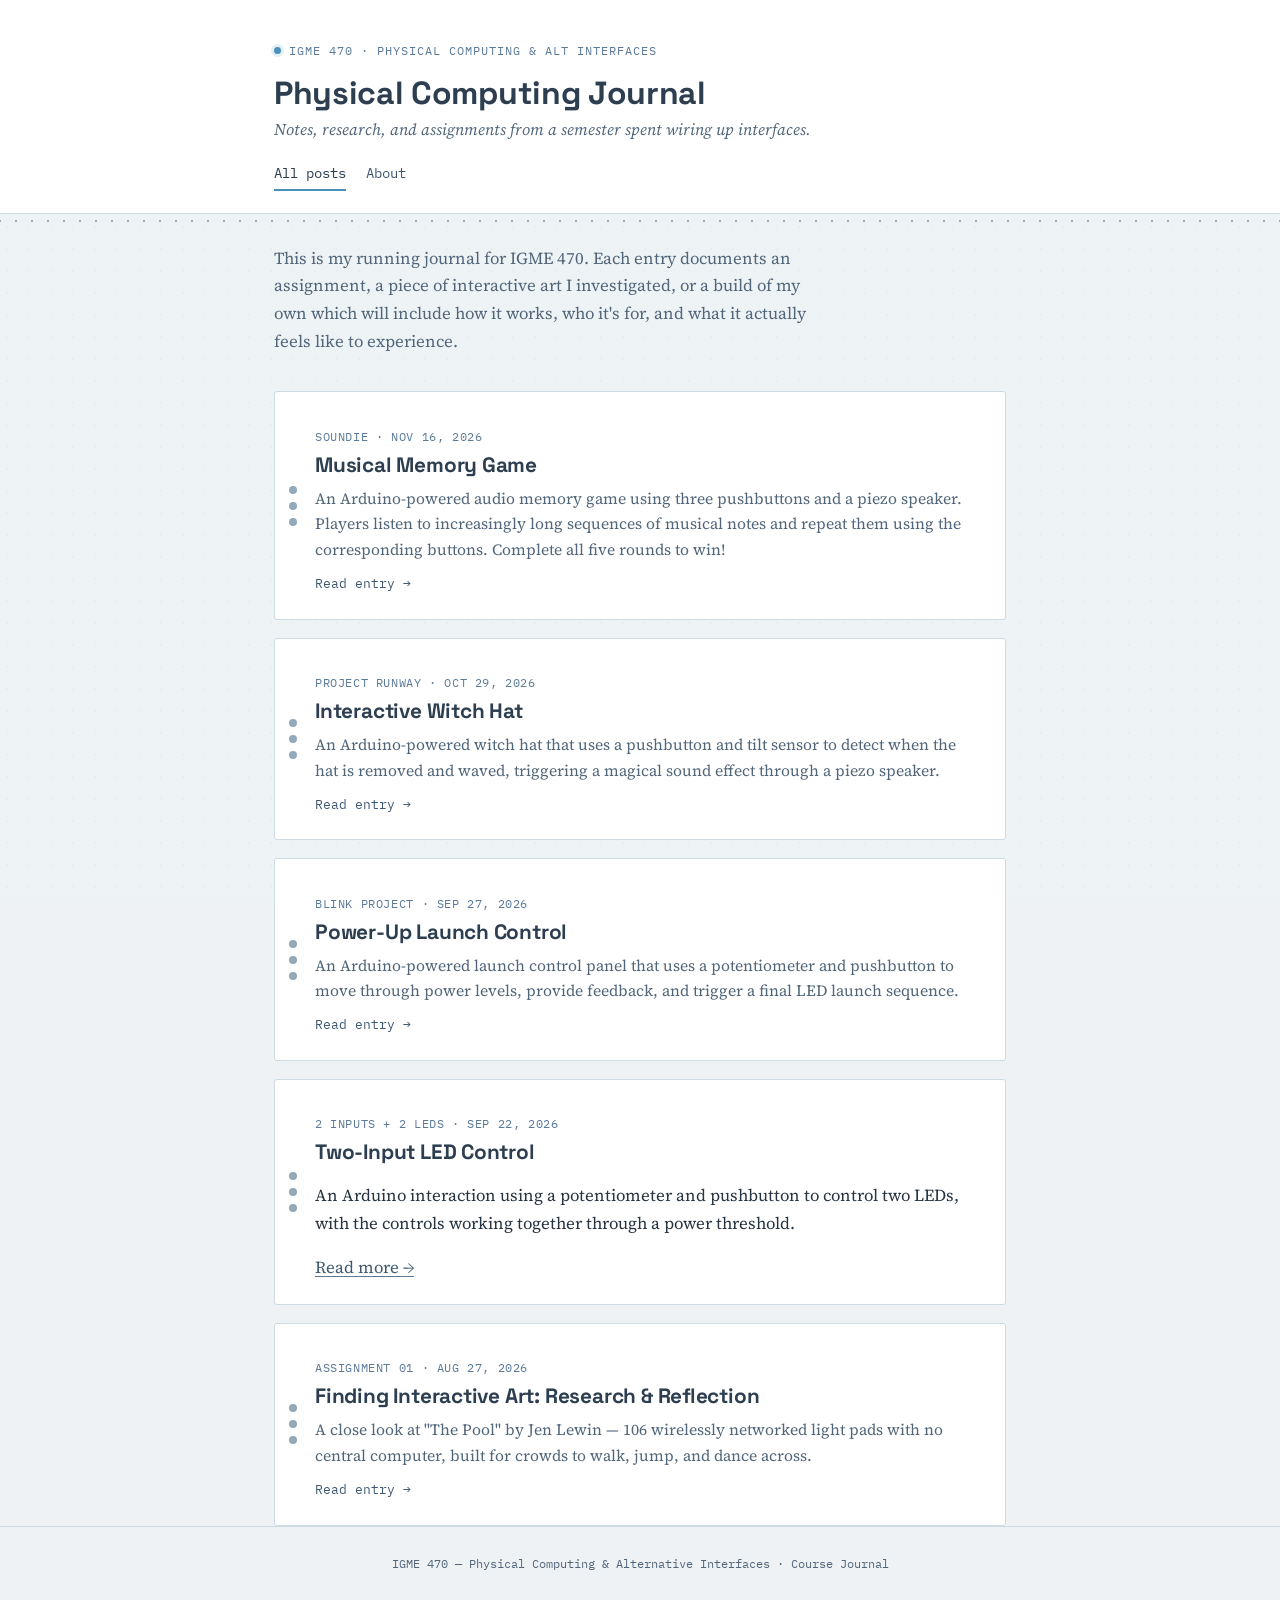
<file: index.html>
<!DOCTYPE html>
<html lang="en">

<head>
  <meta charset="UTF-8">
  <meta name="viewport" content="width=device-width, initial-scale=1.0">
  <title>Physical Computing Journal — IGME 470</title>
  <meta name="description"
    content="Course journal for IGME 470: Physical Computing & Alternative Interfaces. Assignments, research, and reflections.">
  <link rel="stylesheet" href="styles.css">
</head>

<body>

  <header class="site-header">
    <div class="header-inner">
      <p class="course-tag"><span class="pin-dot"></span>IGME 470 · Physical Computing &amp; Alt Interfaces</p>
      <h1 class="site-title"><a href="index.html">Physical Computing Journal</a></h1>
      <p class="site-tagline">Notes, research, and assignments from a semester spent wiring up interfaces.</p>
      <nav class="site-nav">
        <a href="index.html" class="active">All posts</a>
        <a href="about.html">About</a>
      </nav>
    </div>
  </header>
  <div class="rail rail-top"></div>

  <main class="wrap">

    <section class="intro">
      <p>This is my running journal for IGME 470. Each entry documents an assignment, a piece of interactive art I
        investigated, or a build of my own which will include how it works, who it's for, and what it actually feels
        like to experience.</p>
    </section>

    <section class="post-list">


      <a class="post-card" href="posts/2026-11-16-soundie-project.html">
        <p class="post-meta">Soundie · Nov 16, 2026</p>
        <h2>Musical Memory Game</h2>
        <p class="post-excerpt">
          An Arduino-powered audio memory game using three
          pushbuttons and a piezo speaker. Players listen to
          increasingly long sequences of musical notes and
          repeat them using the corresponding buttons.
          Complete all five rounds to win!
        </p>
        <span class="read-more">Read entry →</span>
      </a>


      <a class="post-card" href="posts/2026-10-29-runway-project.html">
        <p class="post-meta">Project Runway · Oct 29, 2026</p>
        <h2>Interactive Witch Hat</h2>
        <p class="post-excerpt">An Arduino-powered witch hat that uses a pushbutton and tilt sensor to detect when the
          hat is removed and waved, triggering a magical sound effect through a piezo speaker.</p>
        <span class="read-more">Read entry →</span>
      </a>

      <a class="post-card" href="posts/2026-09-23-blink-project.html">
        <p class="post-meta">Blink Project · Sep 27, 2026</p>
        <h2>Power-Up Launch Control</h2>
        <p class="post-excerpt">An Arduino-powered launch control panel that uses a potentiometer and pushbutton to move
          through power levels, provide feedback, and trigger a final LED launch sequence.</p>
        <span class="read-more">Read entry →</span>
      </a>

      <article class="post-card">
        <p class="post-meta">2 Inputs + 2 LEDs · Sep 22, 2026</p>
        <h2>Two-Input LED Control</h2>
        <p>
          An Arduino interaction using a potentiometer and pushbutton to control
          two LEDs, with the controls working together through a power threshold.
        </p>
        <a href="posts/2026-09-22-two-input-two-led.html">Read more →</a>
      </article>

      <a class="post-card" href="posts/2026-08-27-interactive-art-research.html">
        <p class="post-meta">Assignment 01 · Aug 27, 2026</p>
        <h2>Finding Interactive Art: Research &amp; Reflection</h2>
        <p class="post-excerpt">A close look at "The Pool" by Jen Lewin — 106 wirelessly networked light pads with no
          central computer, built for crowds to walk, jump, and dance across.</p>
        <span class="read-more">Read entry →</span>
      </a>

    </section>

  </main>

  <footer class="site-footer">
    IGME 470 — Physical Computing &amp; Alternative Interfaces · Course Journal
  </footer>

</body>

</html>
</file>
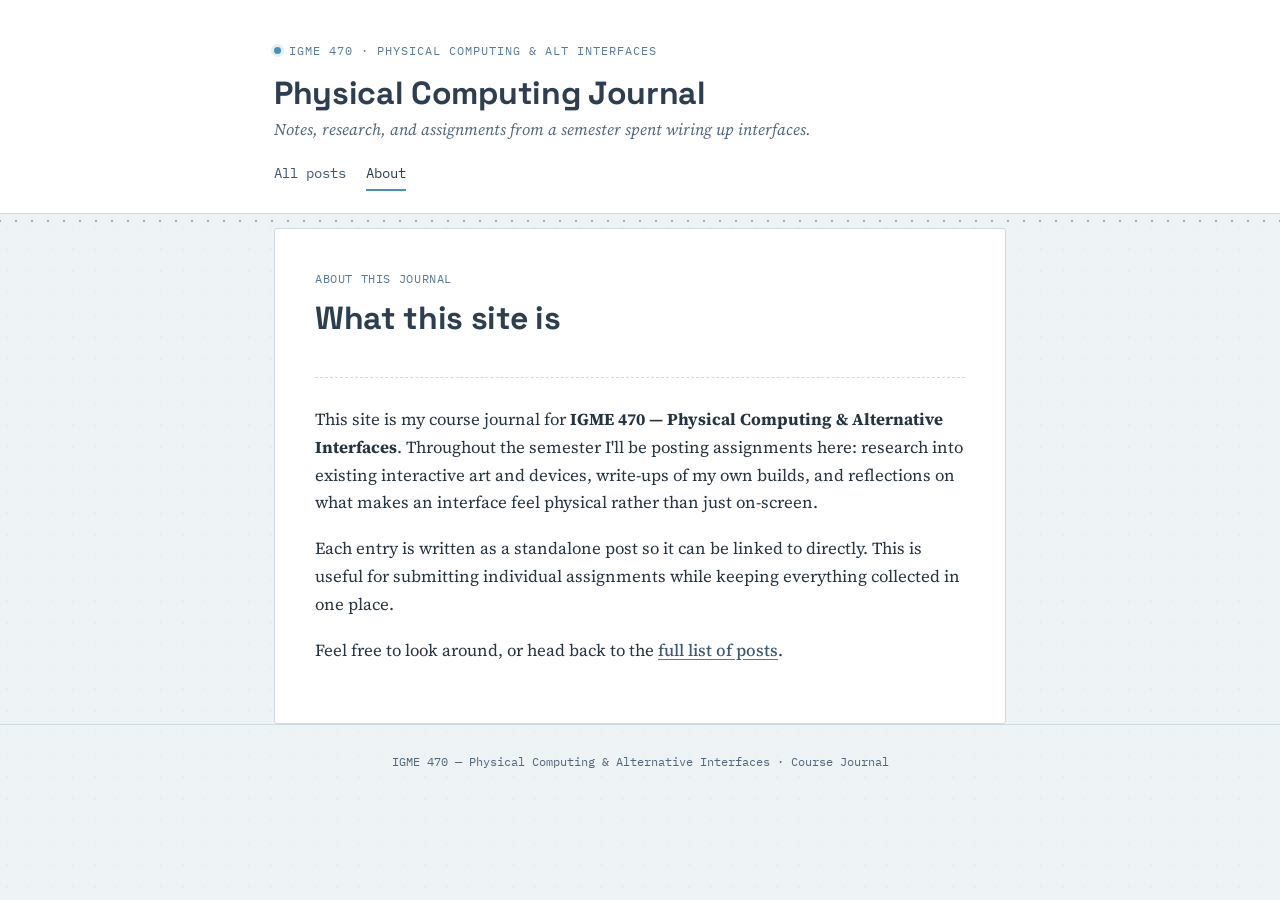
<file: about.html>
<!DOCTYPE html>
<html lang="en">
<head>
<meta charset="UTF-8">
<meta name="viewport" content="width=device-width, initial-scale=1.0">
<title>About — Physical Computing Journal</title>
<link rel="stylesheet" href="styles.css">
</head>
<body>

<header class="site-header">
  <div class="header-inner">
    <p class="course-tag"><span class="pin-dot"></span>IGME 470 · Physical Computing &amp; Alt Interfaces</p>
    <h1 class="site-title"><a href="index.html">Physical Computing Journal</a></h1>
    <p class="site-tagline">Notes, research, and assignments from a semester spent wiring up interfaces.</p>
    <nav class="site-nav">
      <a href="index.html">All posts</a>
      <a href="about.html" class="active">About</a>
    </nav>
  </div>
</header>
<div class="rail rail-top"></div>

<main class="wrap">
  <article class="post">
    <div class="post-header">
      <p class="post-meta">About this journal</p>
      <h1>What this site is</h1>
    </div>

    <p>This site is my course journal for <strong>IGME 470 — Physical Computing &amp; Alternative Interfaces</strong>. Throughout the semester I'll be posting assignments here: research into existing interactive art and devices, write-ups of my own builds, and reflections on what makes an interface feel physical rather than just on-screen.</p>

    <p>Each entry is written as a standalone post so it can be linked to directly. This is useful for submitting individual assignments while keeping everything collected in one place.</p>

    <p>Feel free to look around, or head back to the <a href="index.html">full list of posts</a>.</p>
  </article>
</main>

<footer class="site-footer">
  IGME 470 — Physical Computing &amp; Alternative Interfaces · Course Journal
</footer>

</body>
</html>
</file>
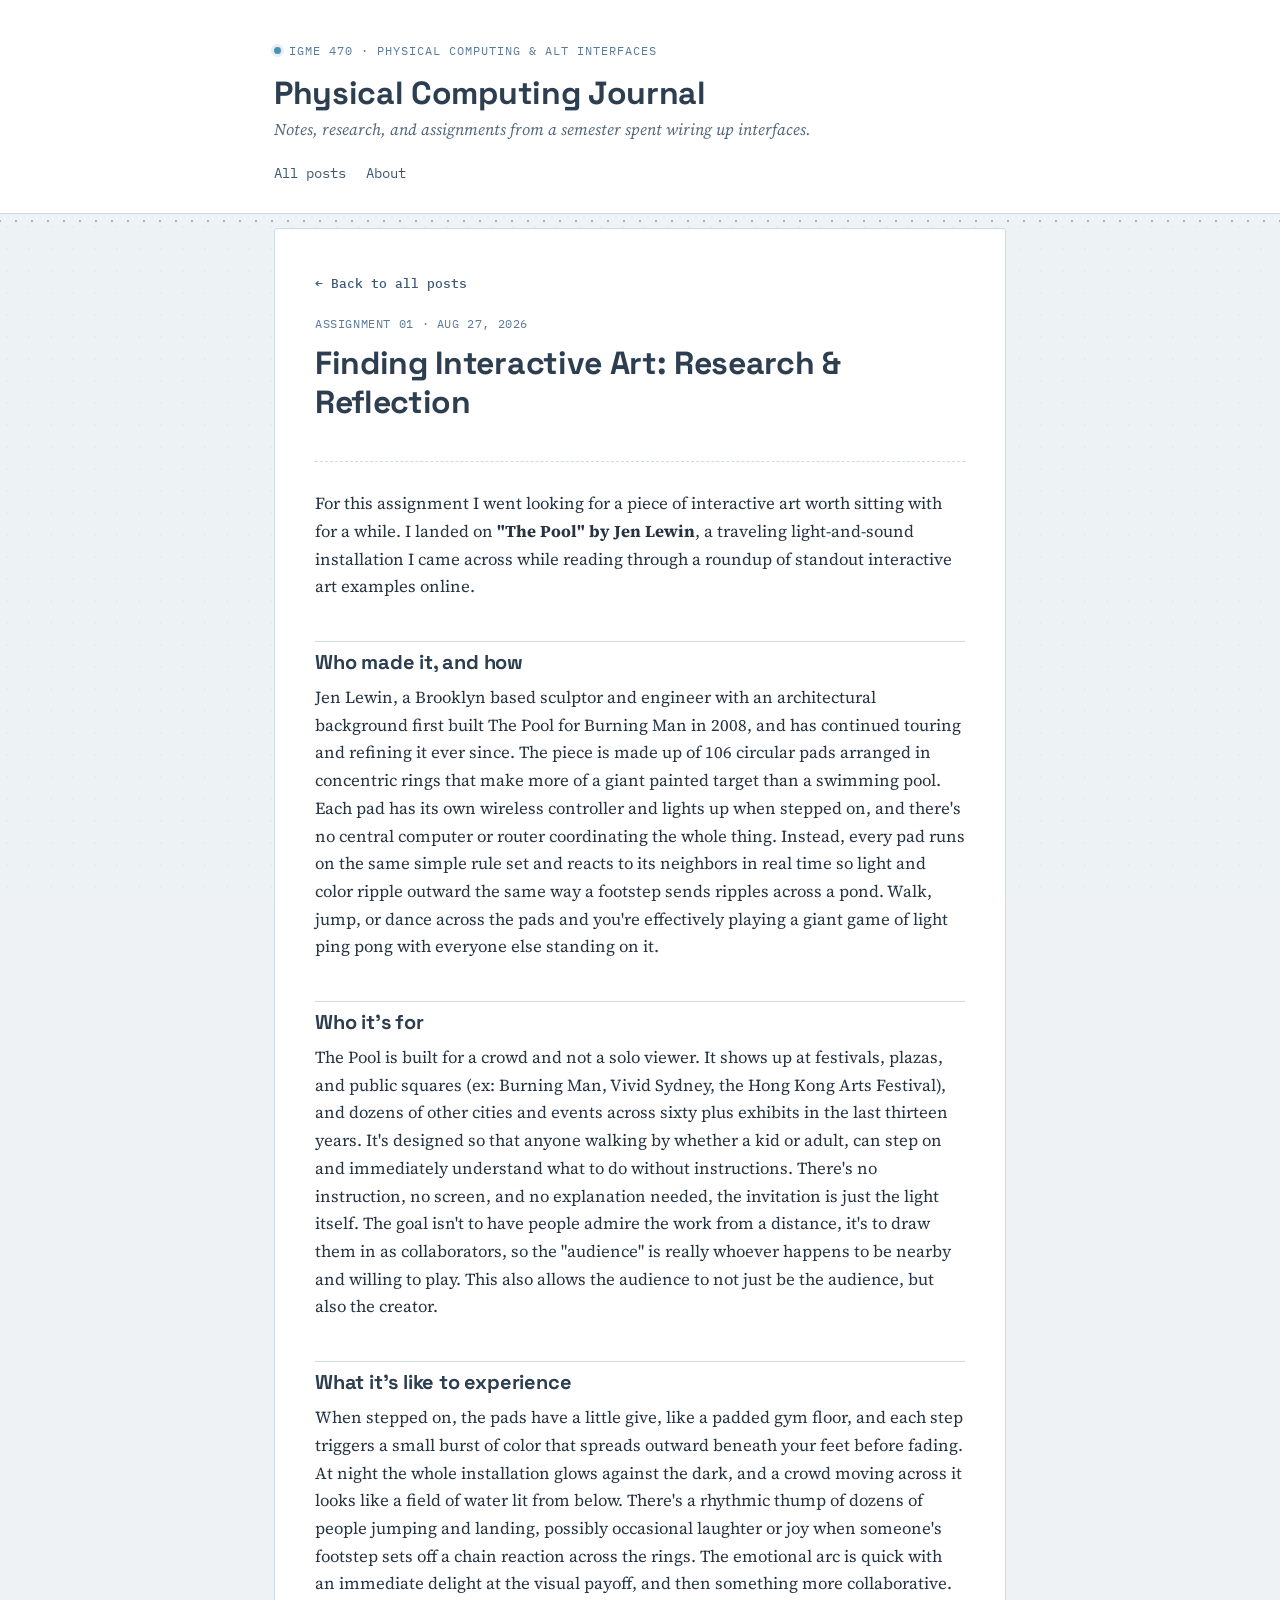
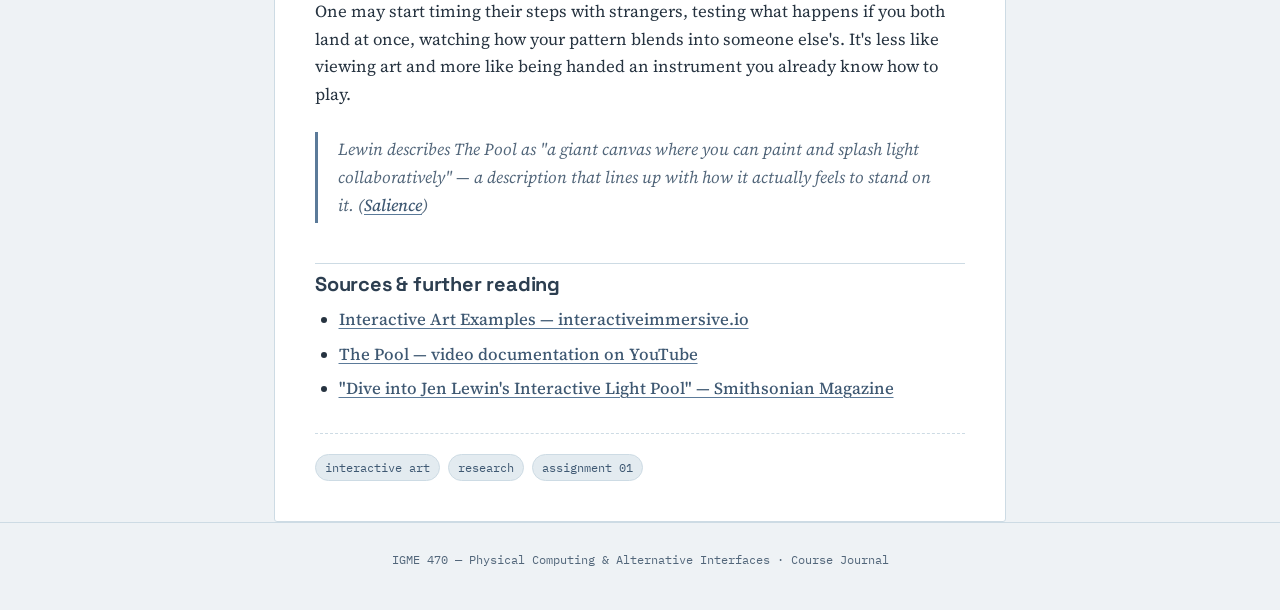
<file: posts/2026-08-27-interactive-art-research.html>
<!DOCTYPE html>
<html lang="en">
<head>
<meta charset="UTF-8">
<meta name="viewport" content="width=device-width, initial-scale=1.0">
<title>Finding Interactive Art: Research & Reflection — Physical Computing Journal</title>
<link rel="stylesheet" href="../styles.css">
</head>
<body>

<header class="site-header">
  <div class="header-inner">
    <p class="course-tag"><span class="pin-dot"></span>IGME 470 · Physical Computing &amp; Alt Interfaces</p>
    <h1 class="site-title"><a href="../index.html">Physical Computing Journal</a></h1>
    <p class="site-tagline">Notes, research, and assignments from a semester spent wiring up interfaces.</p>
    <nav class="site-nav">
      <a href="../index.html">All posts</a>
      <a href="../about.html">About</a>
    </nav>
  </div>
</header>
<div class="rail rail-top"></div>

<main class="wrap">
  <article class="post">

    <a class="back-link" href="../index.html">← Back to all posts</a>

    <div class="post-header">
      <p class="post-meta">Assignment 01 · Aug 27, 2026</p>
      <h1>Finding Interactive Art: Research &amp; Reflection</h1>
    </div>

    <p>For this assignment I went looking for a piece of interactive art worth sitting with for a while. I landed on <strong>"The Pool" by Jen Lewin</strong>, a traveling light-and-sound installation I came across while reading through a roundup of standout interactive art examples online.</p>

    <h2>Who made it, and how</h2>
    <p>Jen Lewin, a Brooklyn based sculptor and engineer with an architectural background first built The Pool for Burning Man in 2008, and has continued touring and refining it ever since. The piece is made up of 106 circular pads arranged in concentric rings that make more of a giant painted target than a swimming pool. Each pad has its own wireless controller and lights up when stepped on, and there's no central computer or router coordinating the whole thing. Instead, every pad runs on the same simple rule set and reacts to its neighbors in real time so light and color ripple outward the same way a footstep sends ripples across a pond. Walk, jump, or dance across the pads and you're effectively playing a giant game of light ping pong with everyone else standing on it.</p>

    <h2>Who it's for</h2>
    <p>The Pool is built for a crowd and not a solo viewer. It shows up at festivals, plazas, and public squares (ex: Burning Man, Vivid Sydney, the Hong Kong Arts Festival), and dozens of other cities and events across  sixty plus exhibits in the last thirteen years. It's designed so that anyone walking by whether a kid or adult, can step on and immediately understand what to do without instructions. There's no instruction, no screen, and no explanation needed, the invitation is just the light itself. The goal isn't to have people admire the work from a distance, it's to draw them in as collaborators, so the "audience" is really whoever happens to be nearby and willing to play. This also allows the audience to not just be the audience, but also the creator.</p>

    <h2>What it's like to experience</h2>
    <p>When stepped on, the pads have a little give, like a padded gym floor, and each step triggers a small burst of color that spreads outward beneath your feet before fading. At night the whole installation glows against the dark, and a crowd moving across it looks like a field of water lit from below. There's a rhythmic thump of dozens of people jumping and landing, possibly occasional laughter or joy when someone's footstep sets off a chain reaction across the rings. The emotional arc is quick with an immediate delight at the visual payoff, and then something more collaborative. One may start timing their steps with strangers, testing what happens if you both land at once, watching how your pattern blends into someone else's. It's less like viewing art and more like being handed an instrument you already know how to play.</p>

    <blockquote>
      Lewin describes The Pool as "a giant canvas where you can paint and splash light collaboratively" — a description that lines up with how it actually feels to stand on it. (<a href="https://www.salienceatsydney.org/blog/2022/06/06/tripping-the-light-fantastic-the-pool-by-jen-lewin/">Salience</a>)
    </blockquote>

    <h2>Sources &amp; further reading</h2>
    <ul>
      <li><a href="https://interactiveimmersive.io/blog/interactive-media/interactive-art-examples/">Interactive Art Examples — interactiveimmersive.io</a></li>
      <li><a href="https://youtu.be/UcT-eAcFrXk?si=NJQba8KE4uXf5sNt">The Pool — video documentation on YouTube</a></li>
      <li><a href="https://www.smithsonianmag.com/arts-culture/dive-into-jen-lewins-interactive-light-pool-180947763/">"Dive into Jen Lewin's Interactive Light Pool" — Smithsonian Magazine</a></li>
    </ul>

    <div class="tag-row">
      <span class="tag">interactive art</span>
      <span class="tag">research</span>
      <span class="tag">assignment 01</span>
    </div>

  </article>
</main>

<footer class="site-footer">
  IGME 470 — Physical Computing &amp; Alternative Interfaces · Course Journal
</footer>

</body>
</html>
</file>
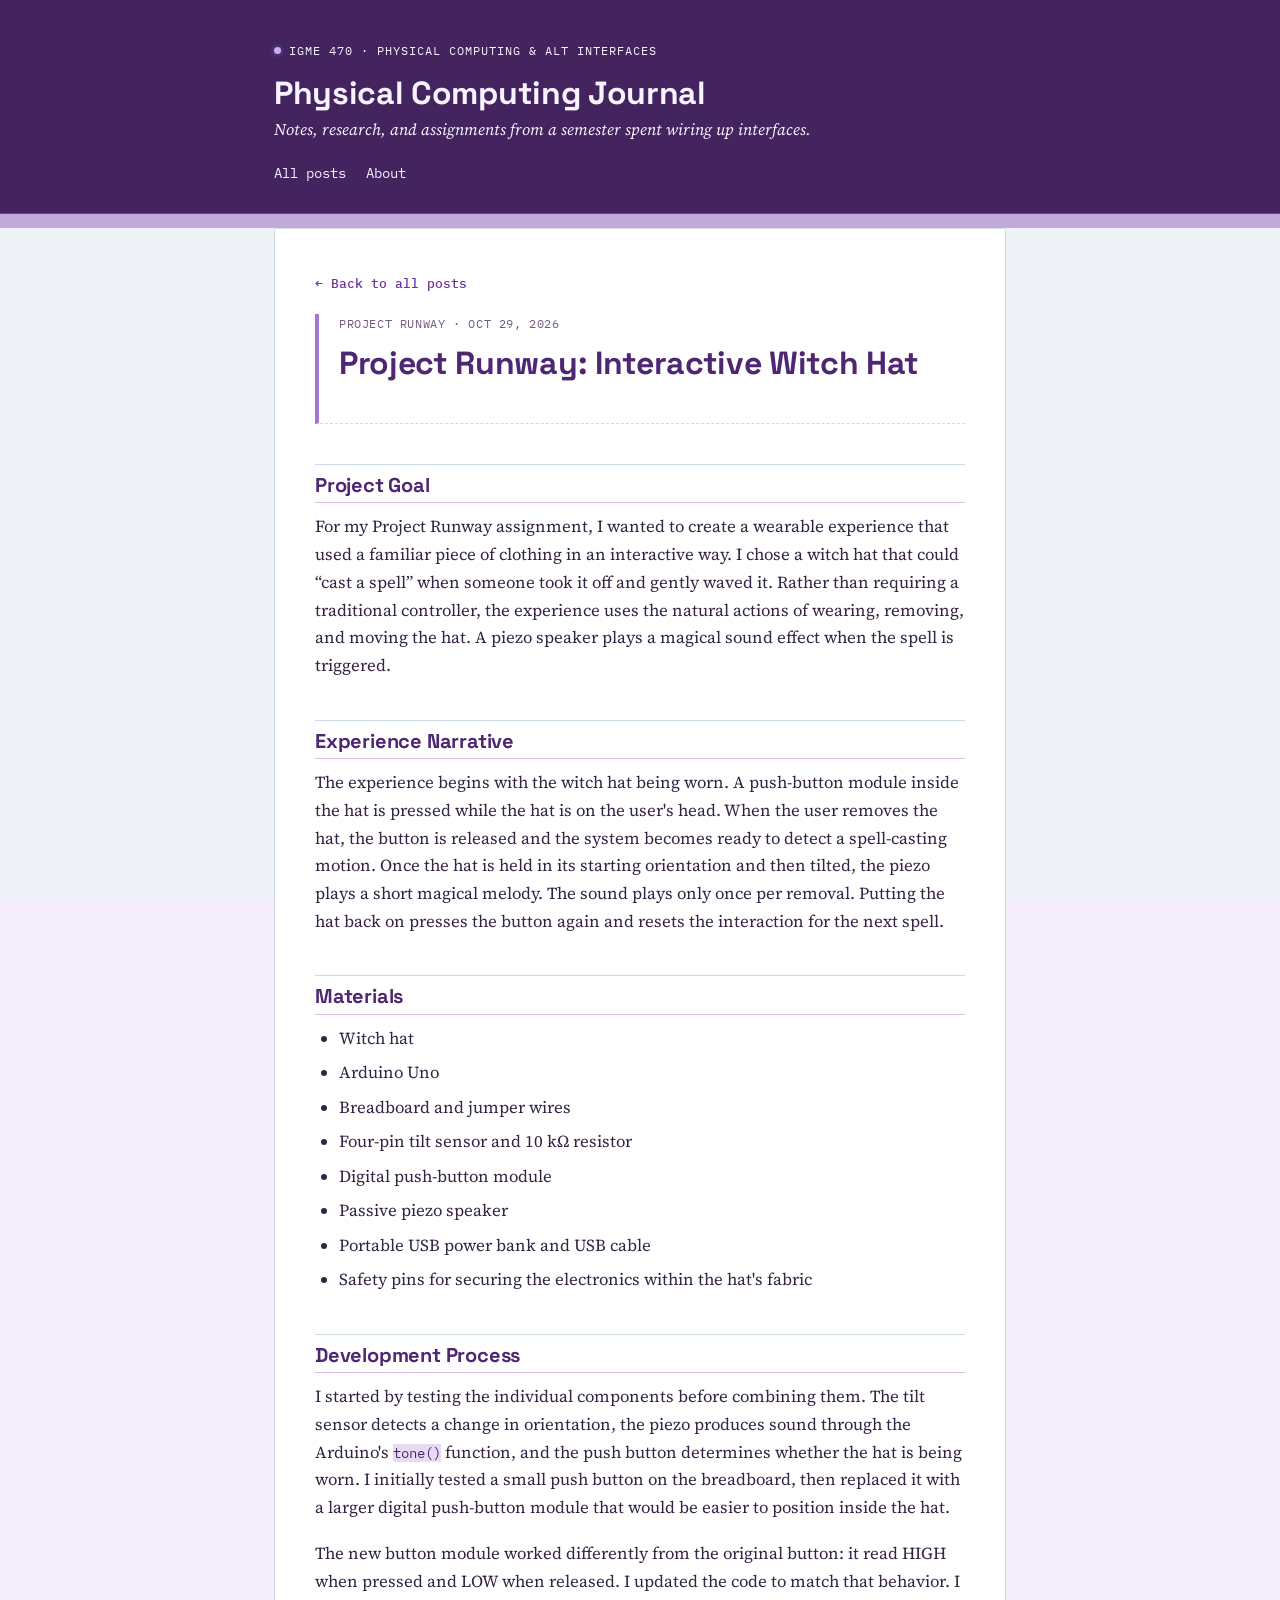
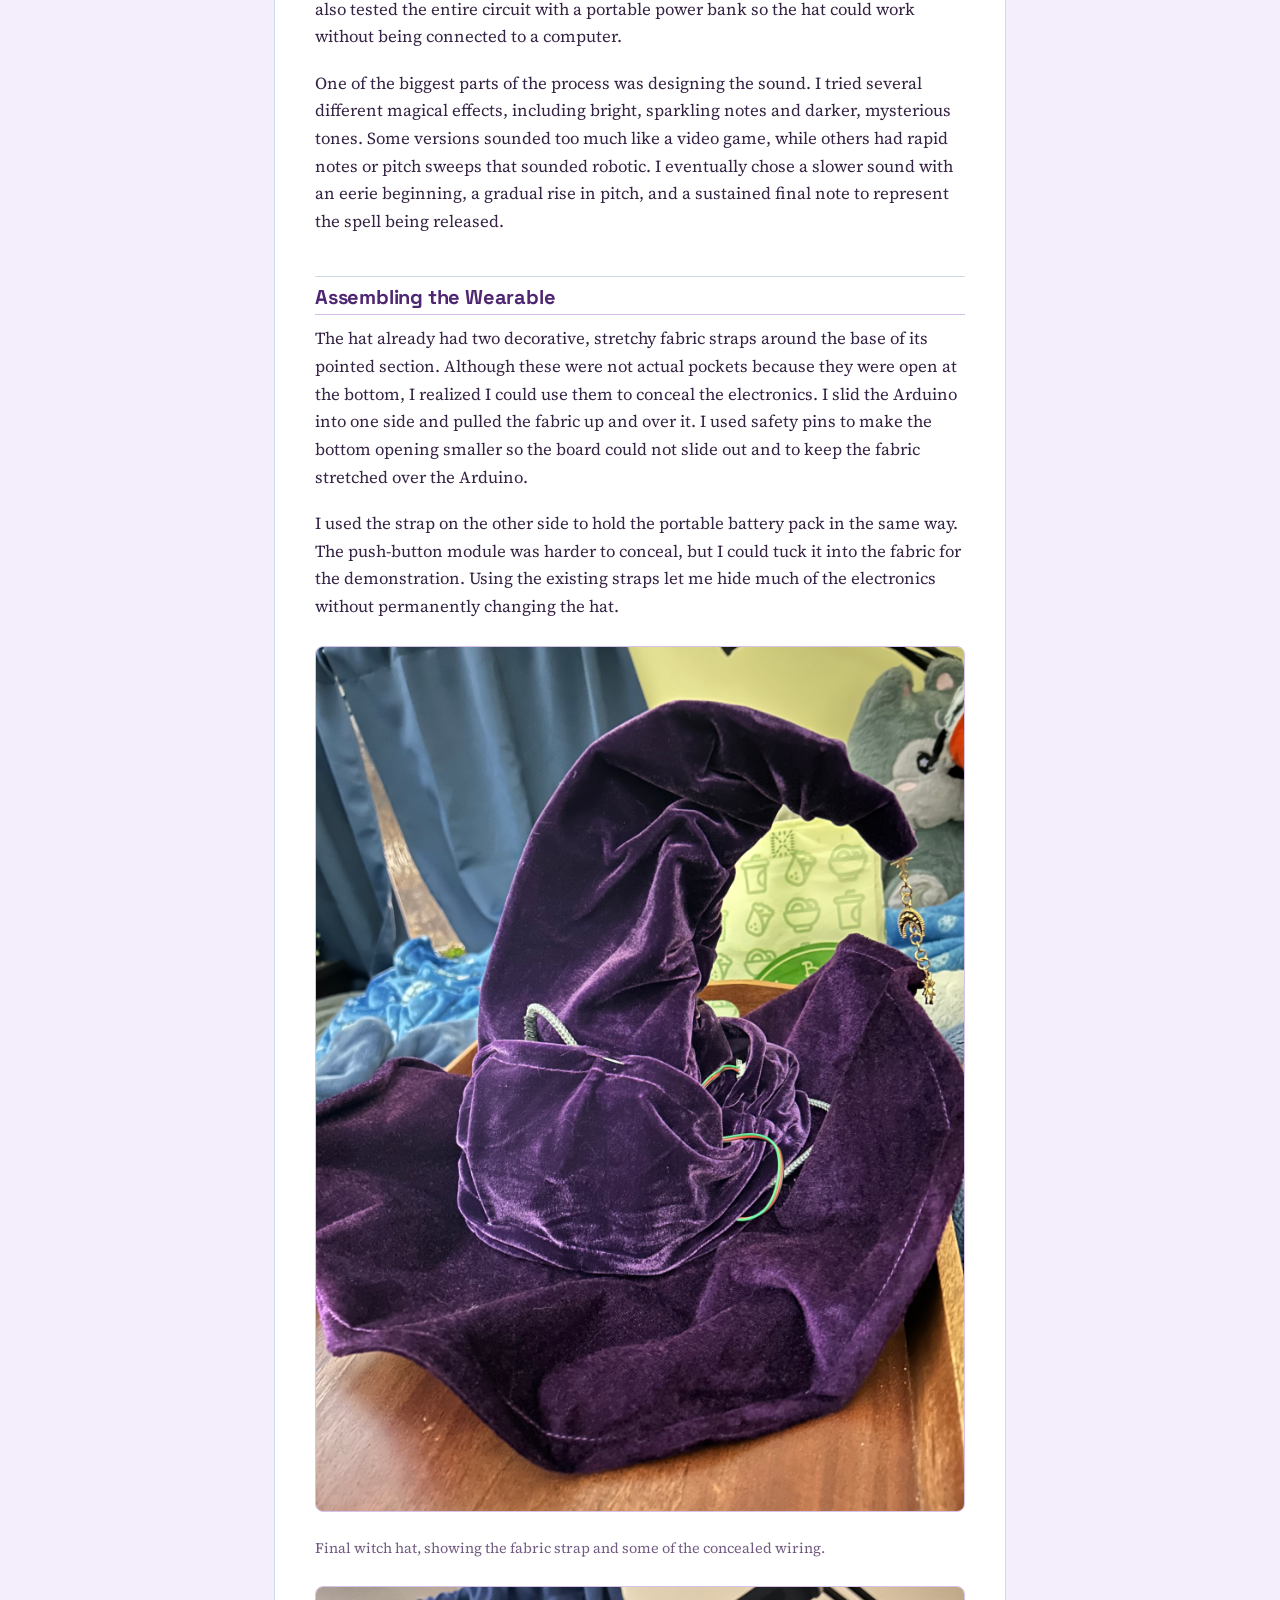
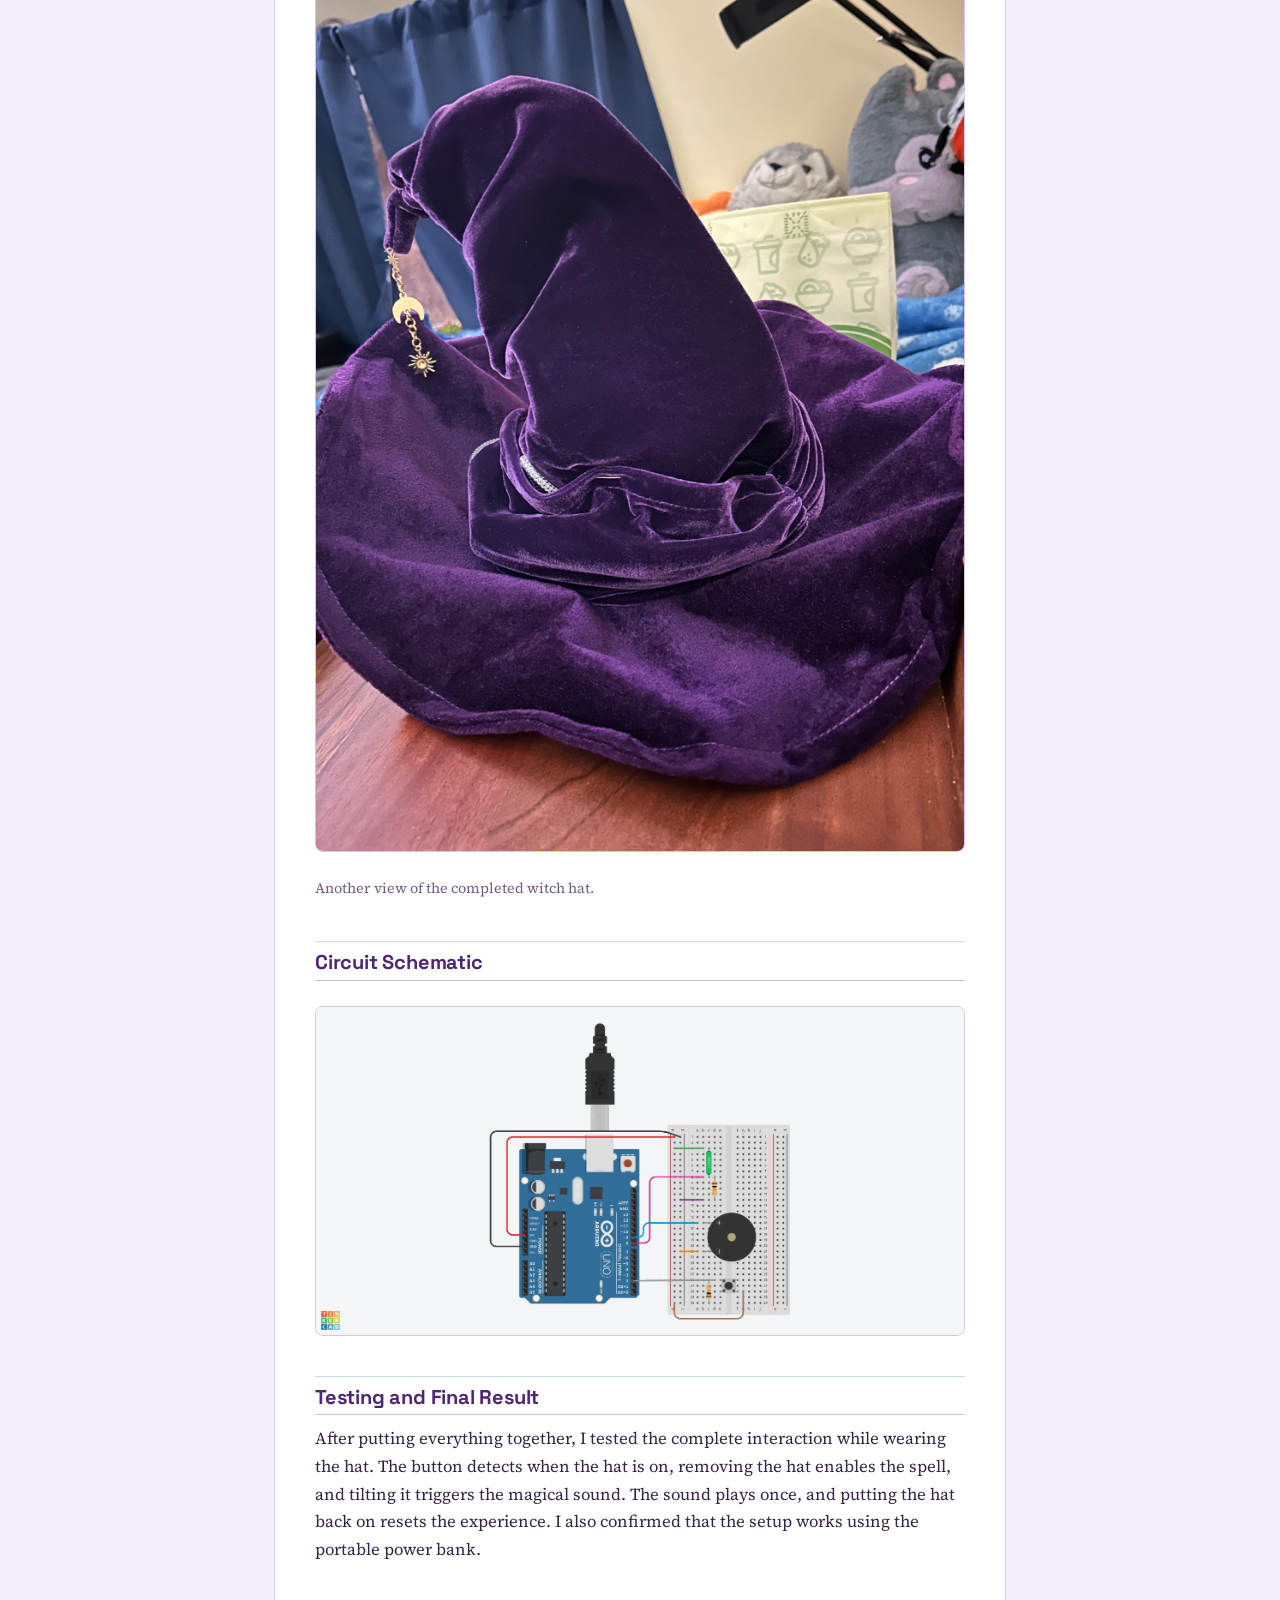
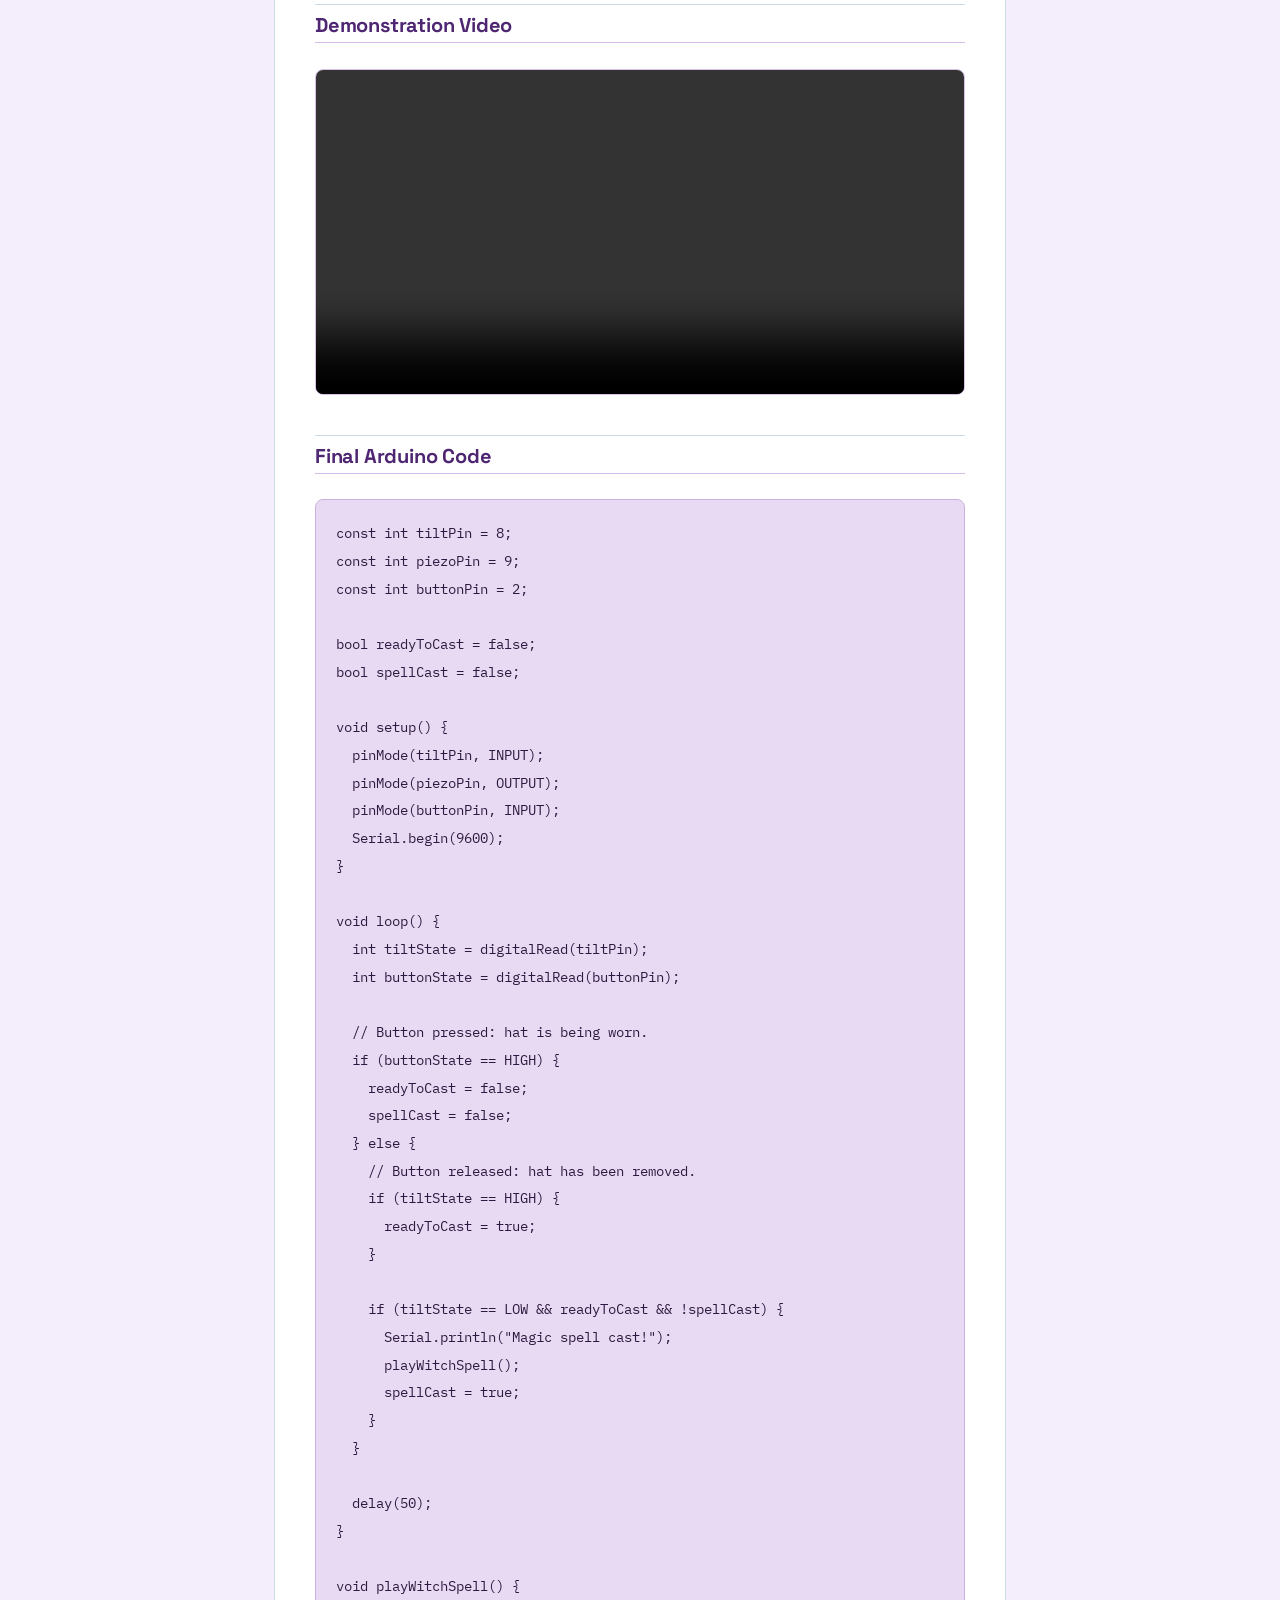
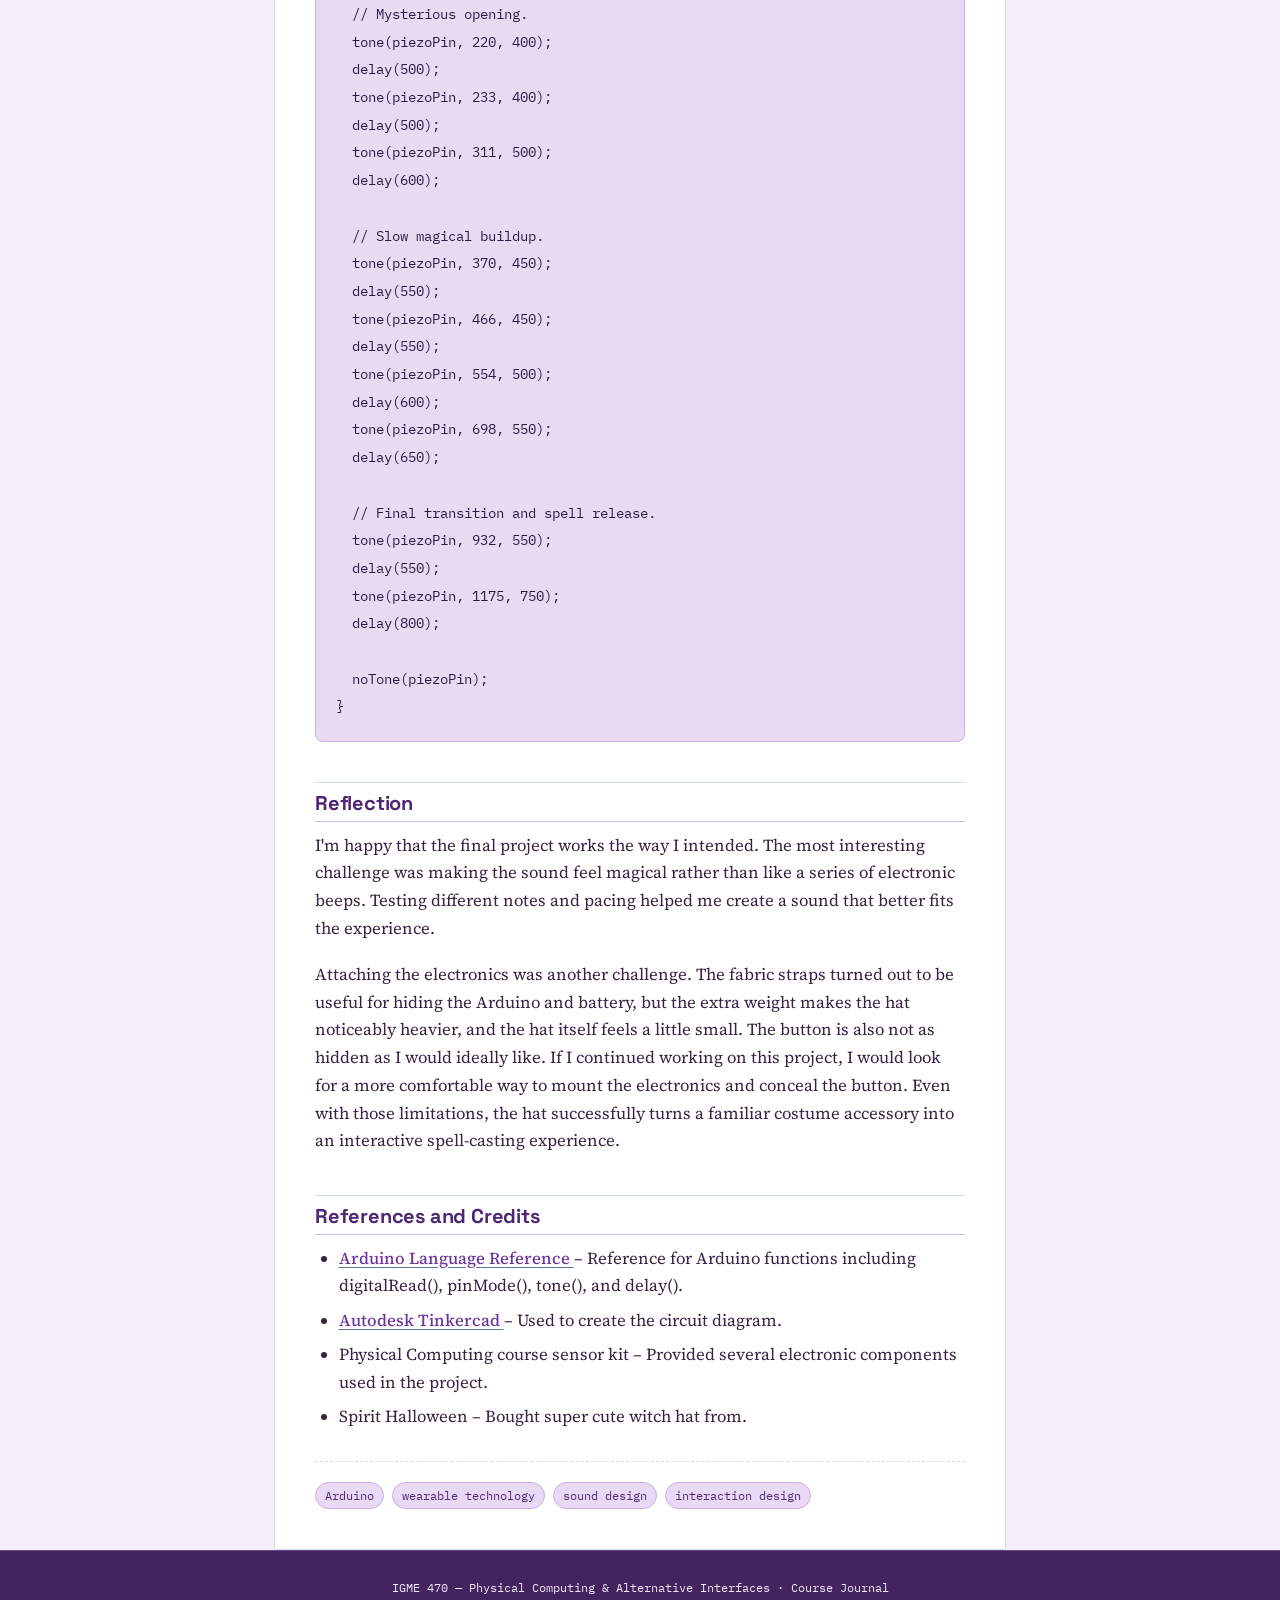
<file: posts/2026-10-29-runway-project.html>
<!DOCTYPE html>

<html lang="en">
<head>
<meta charset="utf-8"/>
<meta content="width=device-width, initial-scale=1.0" name="viewport"/>
<title>Project Runway: Interactive Witch Hat</title>

<link href="../styles.css" rel="stylesheet"/><style>

/* Full-page purple theme, scoped only to this Project Runway post. */
body.runway-post {
  --runway-purple: #7947a8;
  --runway-deep: #321b4b;
  background: #f4edfb;
  color: #352344;
}
.runway-post .site-header {
  background: #43245f;
  color: #f9f2ff;
  border-color: #6c428b;
}
.runway-post .site-header .site-title,
.runway-post .site-header .site-title a,
.runway-post .site-header .course-tag,
.runway-post .site-header .site-tagline,
.runway-post .site-header .site-nav a { color: #f9f2ff; }
.runway-post .site-header .site-nav a:hover,
.runway-post .site-header .site-title a:hover { color: #e4c6ff; }
.runway-post .pin-dot { background: #d7a5fa; }
.runway-post .rail { background: #9e6ec5; }
.runway-post .wrap { background: transparent; }
.runway-post .post { color: #352344; }
.runway-post .post-header {
  border-left: 4px solid #a576cd;
  padding-left: 1.25rem;
}
.runway-post .post-header h1,
.runway-post .post h2 { color: #4e2672; }
.runway-post .post h2 {
  border-bottom: 1px solid #d6bde9;
  padding-bottom: .35rem;
}
.runway-post .post h3 { color: #6b3a91; }
.runway-post .post a,
.runway-post .back-link { color: #6d329c; }
.runway-post .post a:hover,
.runway-post .back-link:hover { color: #3d1b60; }
.runway-post .post-meta,
.runway-post .post figcaption { color: #715b80; }
.runway-post .post img,
.runway-post .post video {
  display: block;
  max-width: 100%;
  height: auto;
  border-radius: 8px;
  border: 1px solid #d8c2e9;
}
.runway-post .post figure { margin: 1.5rem 0; }
.runway-post .post figcaption { font-size: .9rem; margin-top: .5rem; }
.runway-post .post pre {
  overflow-x: auto;
  background: #e8daf3;
  color: #2e1a40;
  padding: 1.25rem;
  border: 1px solid #cdb0e3;
  border-radius: 8px;
}
.runway-post .post :not(pre) > code {
  background: #e8daf3;
  color: #4c246e;
}
.runway-post .tag-row .tag {
  background: #e9d9f5;
  color: #512b73;
  border-color: #cdaee2;
}
.runway-post .site-footer {
  background: #43245f;
  color: #f3e8fb;
  border-color: #6c428b;
}
</style></head>
<body class="runway-post"><header class="site-header"><div class="header-inner"><p class="course-tag"><span class="pin-dot"></span>IGME 470 · Physical Computing &amp; Alt Interfaces</p><h1 class="site-title"><a href="../index.html">Physical Computing Journal</a></h1><p class="site-tagline">Notes, research, and assignments from a semester spent wiring up interfaces.</p><nav class="site-nav"><a href="../index.html">All posts</a><a href="../about.html">About</a></nav></div></header><div class="rail rail-top"></div>
<main class="wrap"><article class="post"><a class="back-link" href="../index.html">← Back to all posts</a><div class="post-header"><p class="post-meta">Project Runway · Oct 29, 2026</p><h1>Project Runway: Interactive Witch Hat</h1></div>

<h2>Project Goal</h2>
<p>For my Project Runway assignment, I wanted to create a wearable experience that used a familiar piece of clothing
      in an interactive way. I chose a witch hat that could “cast a spell” when someone took it off and gently waved it.
      Rather than requiring a traditional controller, the experience uses the natural actions of wearing, removing, and
      moving the hat. A piezo speaker plays a magical sound effect when the spell is triggered.</p>
<h2>Experience Narrative</h2>
<p>The experience begins with the witch hat being worn. A push-button module inside the hat is pressed while the hat
      is on the user's head. When the user removes the hat, the button is released and the system becomes ready to
      detect a spell-casting motion. Once the hat is held in its starting orientation and then tilted, the piezo plays a
      short magical melody. The sound plays only once per removal. Putting the hat back on presses the button again and
      resets the interaction for the next spell.</p>
<h2>Materials</h2>
<ul>
<li>Witch hat</li>
<li>Arduino Uno</li>
<li>Breadboard and jumper wires</li>
<li>Four-pin tilt sensor and 10 kΩ resistor</li>
<li>Digital push-button module</li>
<li>Passive piezo speaker</li>
<li>Portable USB power bank and USB cable</li>
<li>Safety pins for securing the electronics within the hat's fabric</li>
</ul>
<h2>Development Process</h2>
<p>I started by testing the individual components before combining them. The tilt sensor detects a change in
      orientation, the piezo produces sound through the Arduino's <code>tone()</code> function, and the push button
      determines whether the hat is being worn. I initially tested a small push button on the breadboard, then replaced
      it with a larger digital push-button module that would be easier to position inside the hat.</p>
<p>The new button module worked differently from the original button: it read HIGH when pressed and LOW when
      released. I updated the code to match that behavior. I also tested the entire circuit with a portable power bank
      so the hat could work without being connected to a computer.</p>
<p>One of the biggest parts of the process was designing the sound. I tried several different magical effects,
      including bright, sparkling notes and darker, mysterious tones. Some versions sounded too much like a video game,
      while others had rapid notes or pitch sweeps that sounded robotic. I eventually chose a slower sound with an eerie
      beginning, a gradual rise in pitch, and a sustained final note to represent the spell being released.</p>
<h2>Assembling the Wearable</h2>
<p>The hat already had two decorative, stretchy fabric straps around the base of its pointed section. Although these
      were not actual pockets because they were open at the bottom, I realized I could use them to conceal the
      electronics. I slid the Arduino into one side and pulled the fabric up and over it. I used safety pins to make the
      bottom opening smaller so the board could not slide out and to keep the fabric stretched over the Arduino.</p>
<p>I used the strap on the other side to hold the portable battery pack in the same way. The push-button module was
      harder to conceal, but I could tuck it into the fabric for the demonstration. Using the existing straps let me
      hide much of the electronics without permanently changing the hat.</p>
<figure><img alt="Purple witch hat showing the decorative fabric strap used to conceal electronics, with some wiring visible." src="../media/proj-runway/proj_run_witch-hat1.jpeg"/>
<figcaption>Final witch hat, showing the fabric strap and some of the concealed wiring.</figcaption>
</figure>
<figure><img alt="Purple velvet witch hat viewed from another side, with a crescent moon and sun charm hanging from the tip." src="../media/proj-runway/proj_run_witch-hat2.jpeg"/>
<figcaption>Another view of the completed witch hat.</figcaption>
</figure>
<h2>Circuit Schematic</h2>
<img alt="Tinkercad circuit diagram showing the Arduino Uno, tilt sensor, push button, piezo speaker, and wiring." class="post-image" src="../media/proj-runway/ProjectRunwayDiagram.jpeg"/>
<h2>Testing and Final Result</h2>
<p>After putting everything together, I tested the complete interaction while wearing the hat. The button detects
      when the hat is on, removing the hat enables the spell, and tilting it triggers the magical sound. The sound plays
      once, and putting the hat back on resets the experience. I also confirmed that the setup works using the portable
      power bank.</p>
<h2>Demonstration Video</h2>
<video controls="" width="100%">
<source src="../media/proj-runway/proj-run_witch-hat-demo.mp4" type="video/mp4"/>
      Your browser does not support the video tag.
    </video>
<h2>Final Arduino Code</h2>
<pre><code>const int tiltPin = 8;
const int piezoPin = 9;
const int buttonPin = 2;

bool readyToCast = false;
bool spellCast = false;

void setup() {
  pinMode(tiltPin, INPUT);
  pinMode(piezoPin, OUTPUT);
  pinMode(buttonPin, INPUT);
  Serial.begin(9600);
}

void loop() {
  int tiltState = digitalRead(tiltPin);
  int buttonState = digitalRead(buttonPin);

  // Button pressed: hat is being worn.
  if (buttonState == HIGH) {
    readyToCast = false;
    spellCast = false;
  } else {
    // Button released: hat has been removed.
    if (tiltState == HIGH) {
      readyToCast = true;
    }

    if (tiltState == LOW &amp;&amp; readyToCast &amp;&amp; !spellCast) {
      Serial.println("Magic spell cast!");
      playWitchSpell();
      spellCast = true;
    }
  }

  delay(50);
}

void playWitchSpell() {
  // Mysterious opening.
  tone(piezoPin, 220, 400);
  delay(500);
  tone(piezoPin, 233, 400);
  delay(500);
  tone(piezoPin, 311, 500);
  delay(600);

  // Slow magical buildup.
  tone(piezoPin, 370, 450);
  delay(550);
  tone(piezoPin, 466, 450);
  delay(550);
  tone(piezoPin, 554, 500);
  delay(600);
  tone(piezoPin, 698, 550);
  delay(650);

  // Final transition and spell release.
  tone(piezoPin, 932, 550);
  delay(550);
  tone(piezoPin, 1175, 750);
  delay(800);

  noTone(piezoPin);
}</code></pre>
<h2>Reflection</h2>
<p>I'm happy that the final project works the way I intended. The most interesting challenge was making the sound
      feel magical rather than like a series of electronic beeps. Testing different notes and pacing helped me create a
      sound that better fits the experience.</p>
<p>Attaching the electronics was another challenge. The fabric straps turned out to be useful for hiding the Arduino
      and battery, but the extra weight makes the hat noticeably heavier, and the hat itself feels a little small. The
      button is also not as hidden as I would ideally like. If I continued working on this project, I would look for a
      more comfortable way to mount the electronics and conceal the button. Even with those limitations, the hat
      successfully turns a familiar costume accessory into an interactive spell-casting experience.</p>
<h2>References and Credits</h2>
<ul>
<li>
<a href="https://docs.arduino.cc/language-reference/" rel="noopener noreferrer" target="_blank">
          Arduino Language Reference
        </a> – Reference for Arduino functions including
        digitalRead(), pinMode(), tone(), and delay().
      </li>
<li>
<a href="https://www.tinkercad.com/" rel="noopener noreferrer" target="_blank">
          Autodesk Tinkercad
        </a> – Used to create the circuit diagram.
      </li>
<li>
        Physical Computing course sensor kit – Provided several
        electronic components used in the project.
      </li>
<li>
        Spirit Halloween – Bought super cute witch hat from.
      </li>
</ul>
<div class="tag-row"><span class="tag">Arduino</span><span class="tag">wearable technology</span><span class="tag">sound design</span><span class="tag">interaction design</span></div></article></main><footer class="site-footer">IGME 470 — Physical Computing &amp; Alternative Interfaces · Course Journal</footer></body>
</html>
</file>
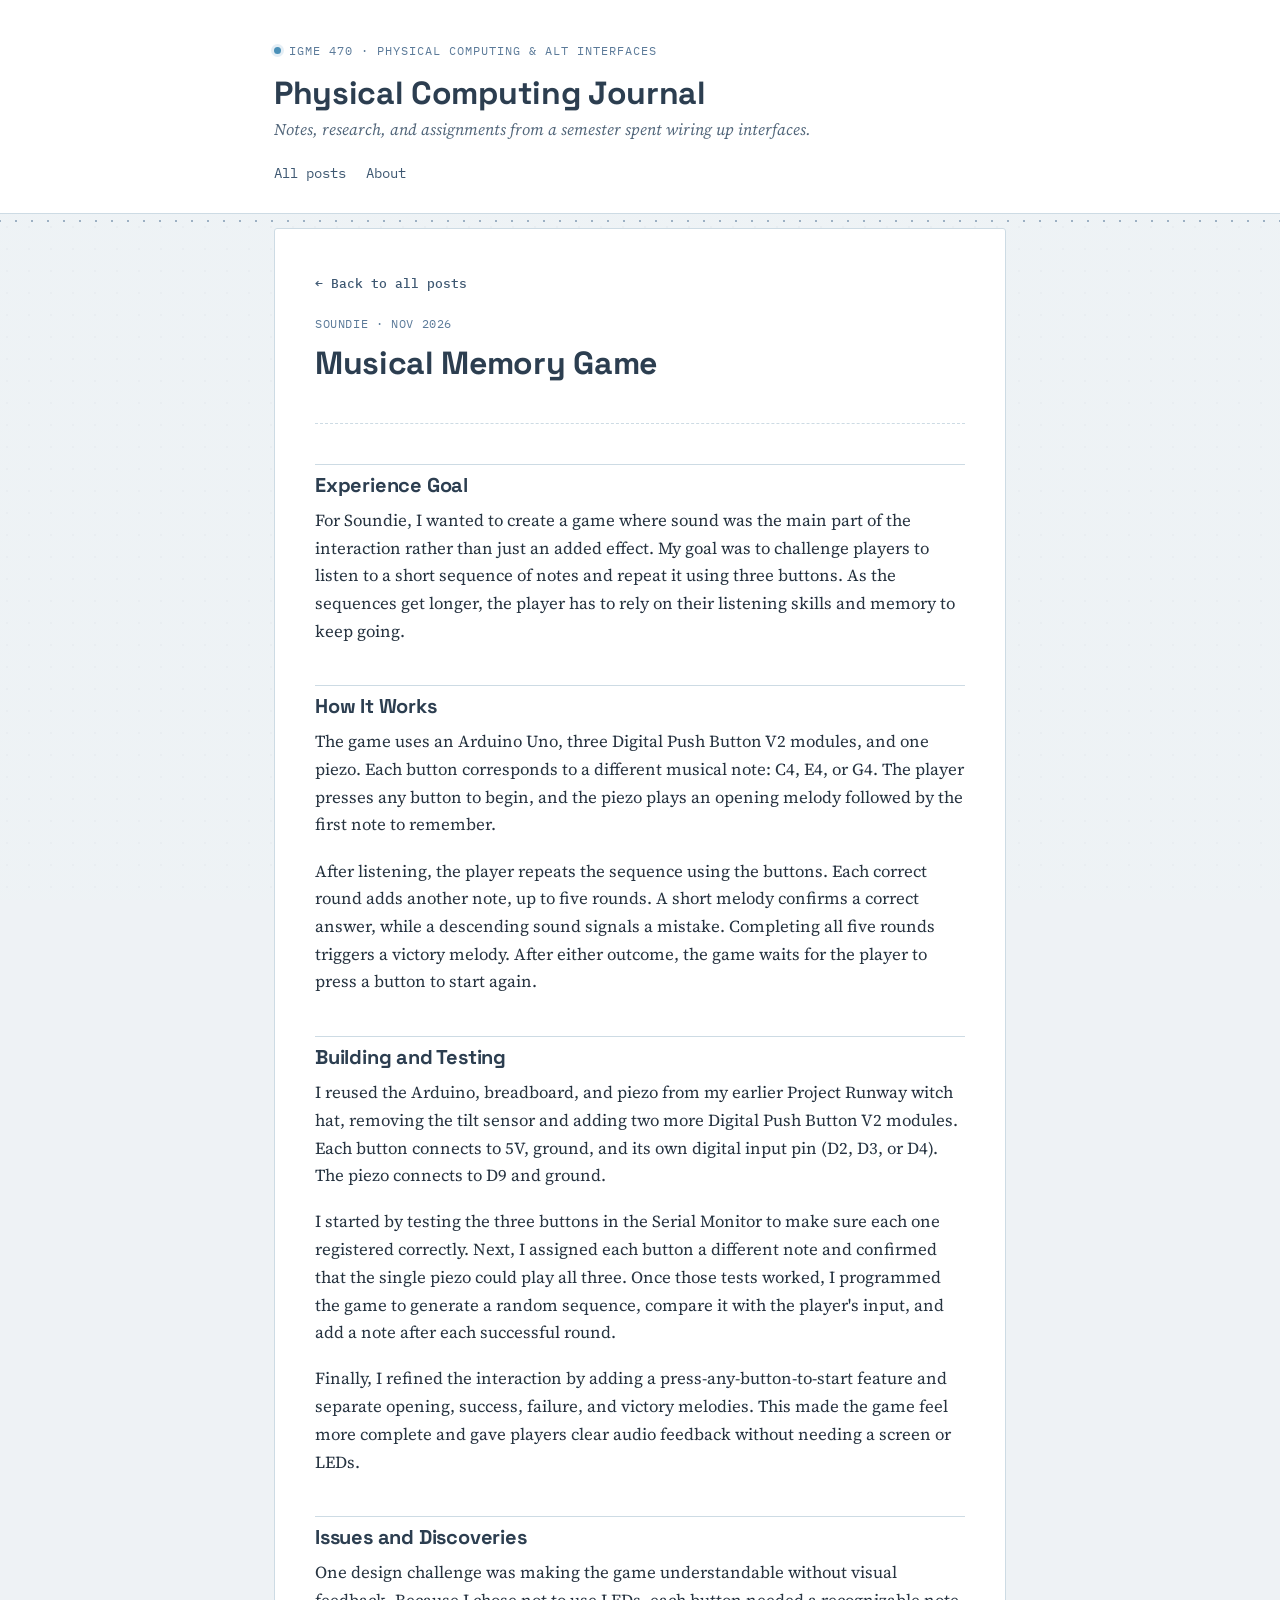
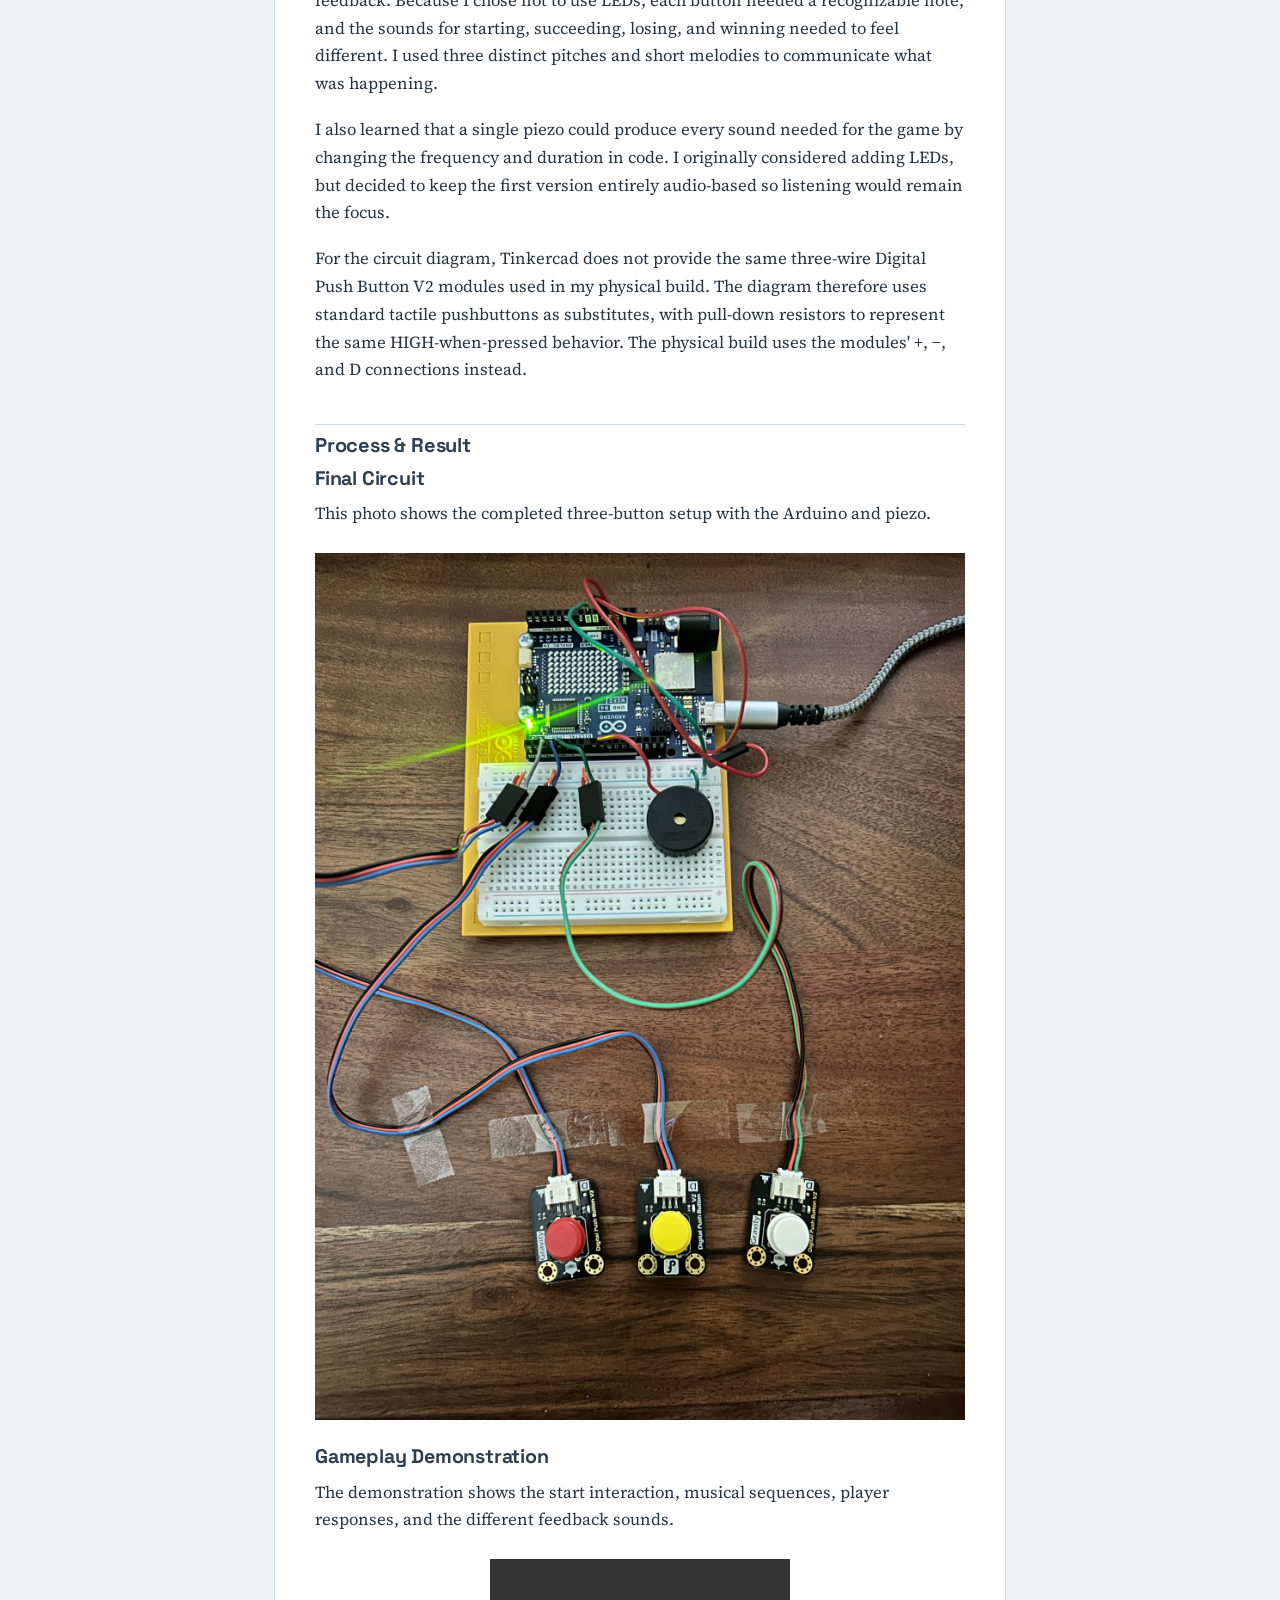
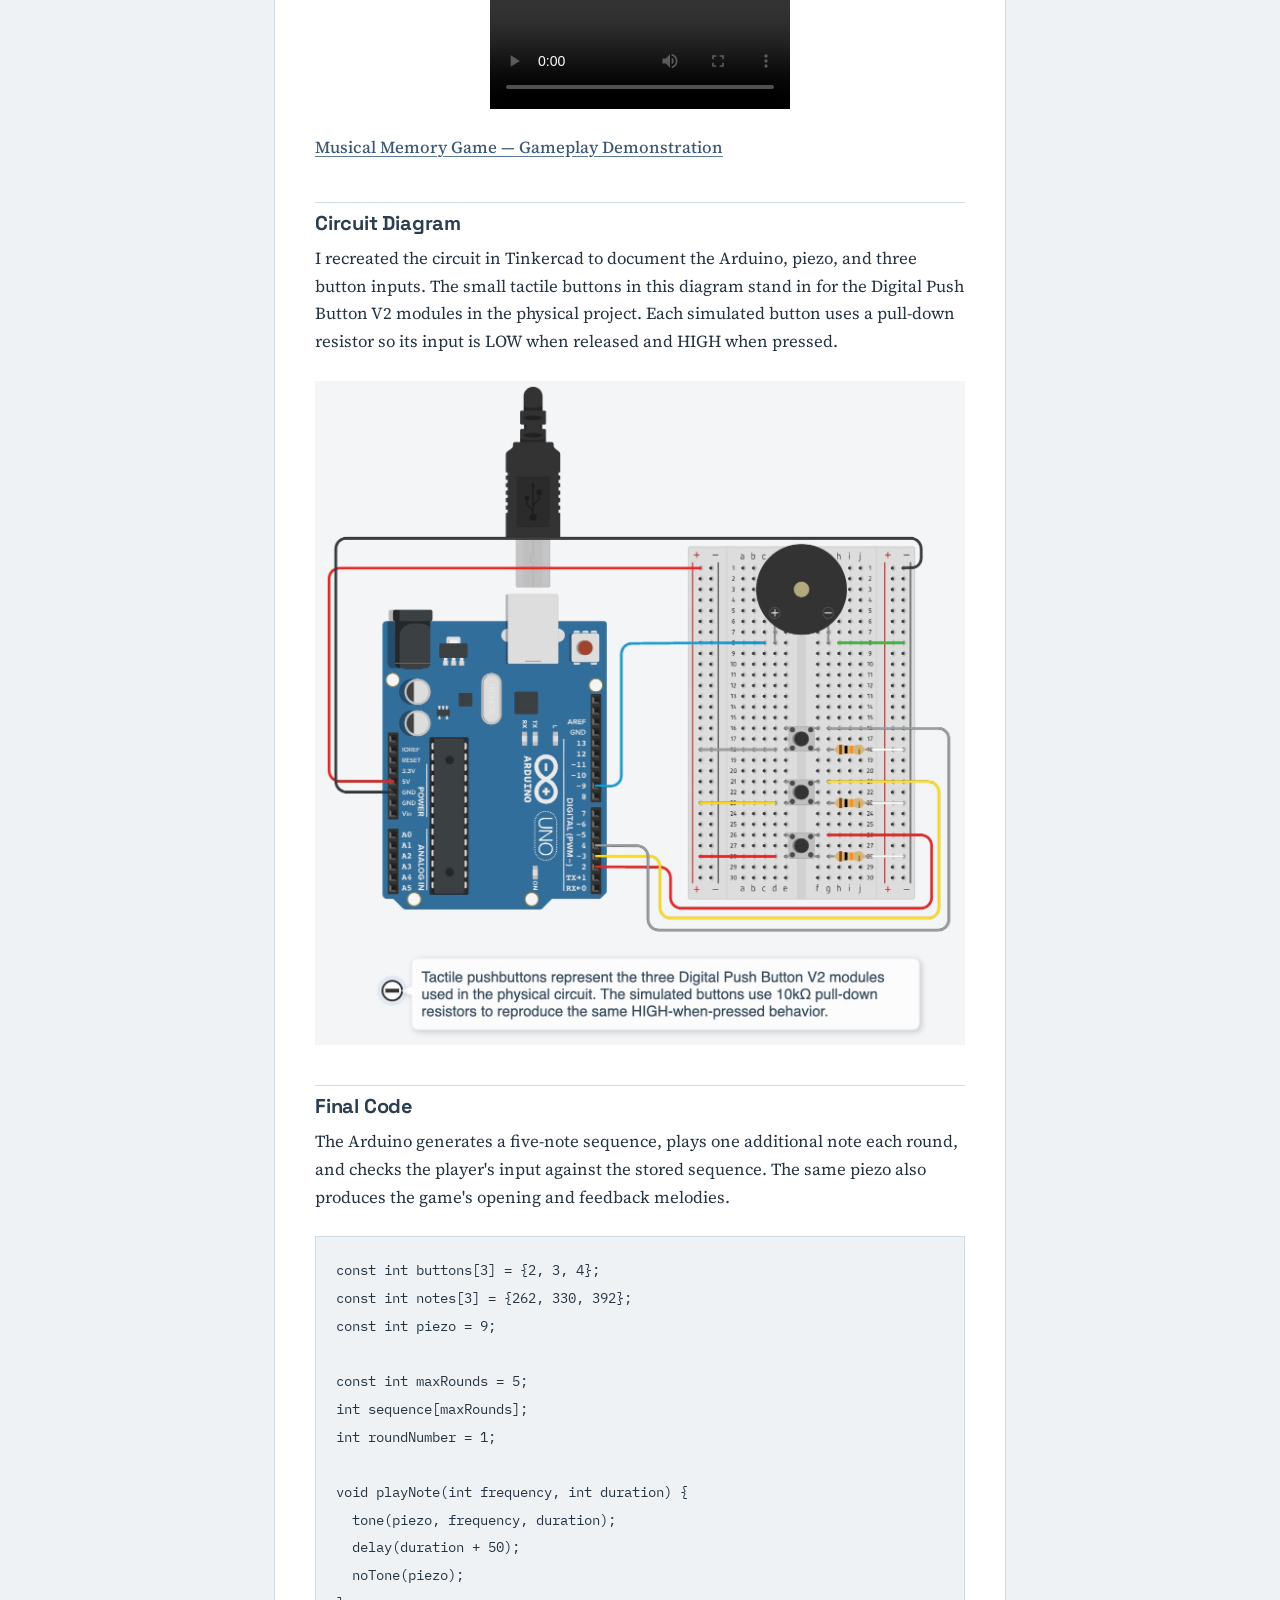
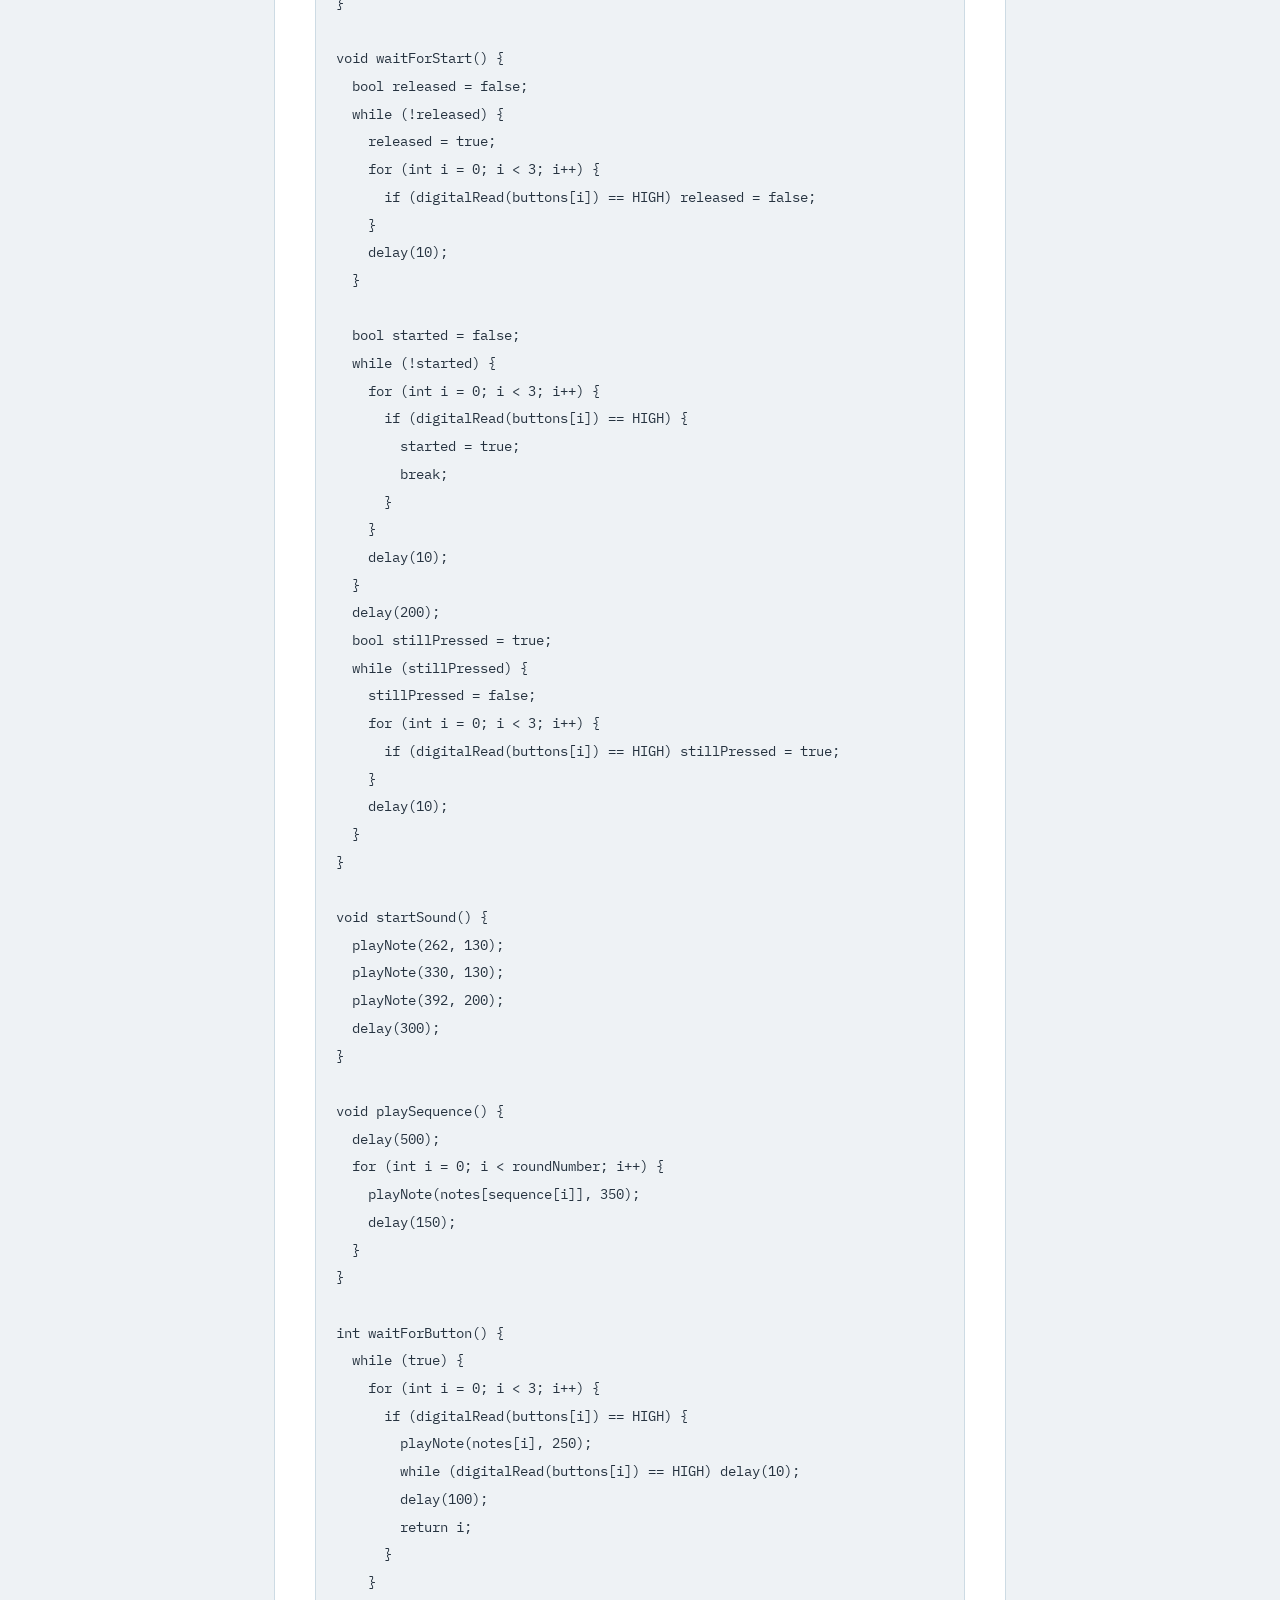
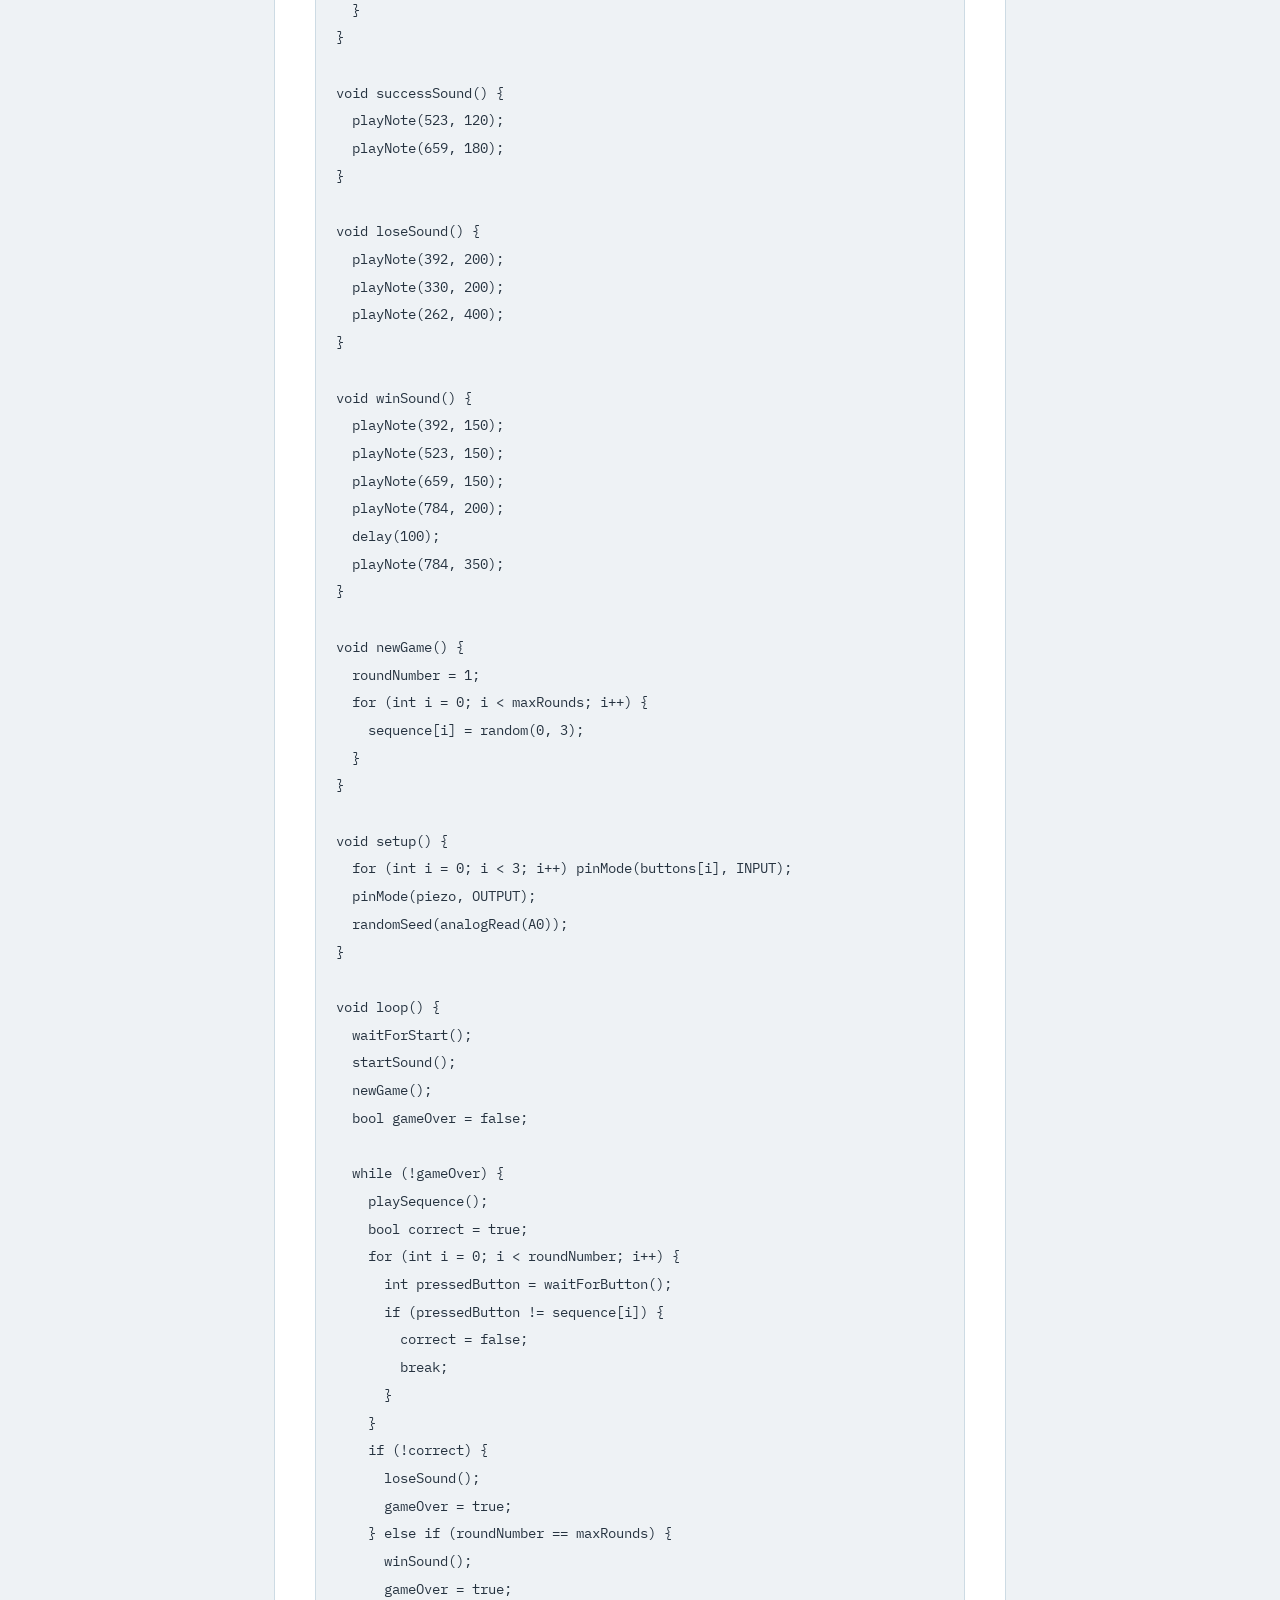
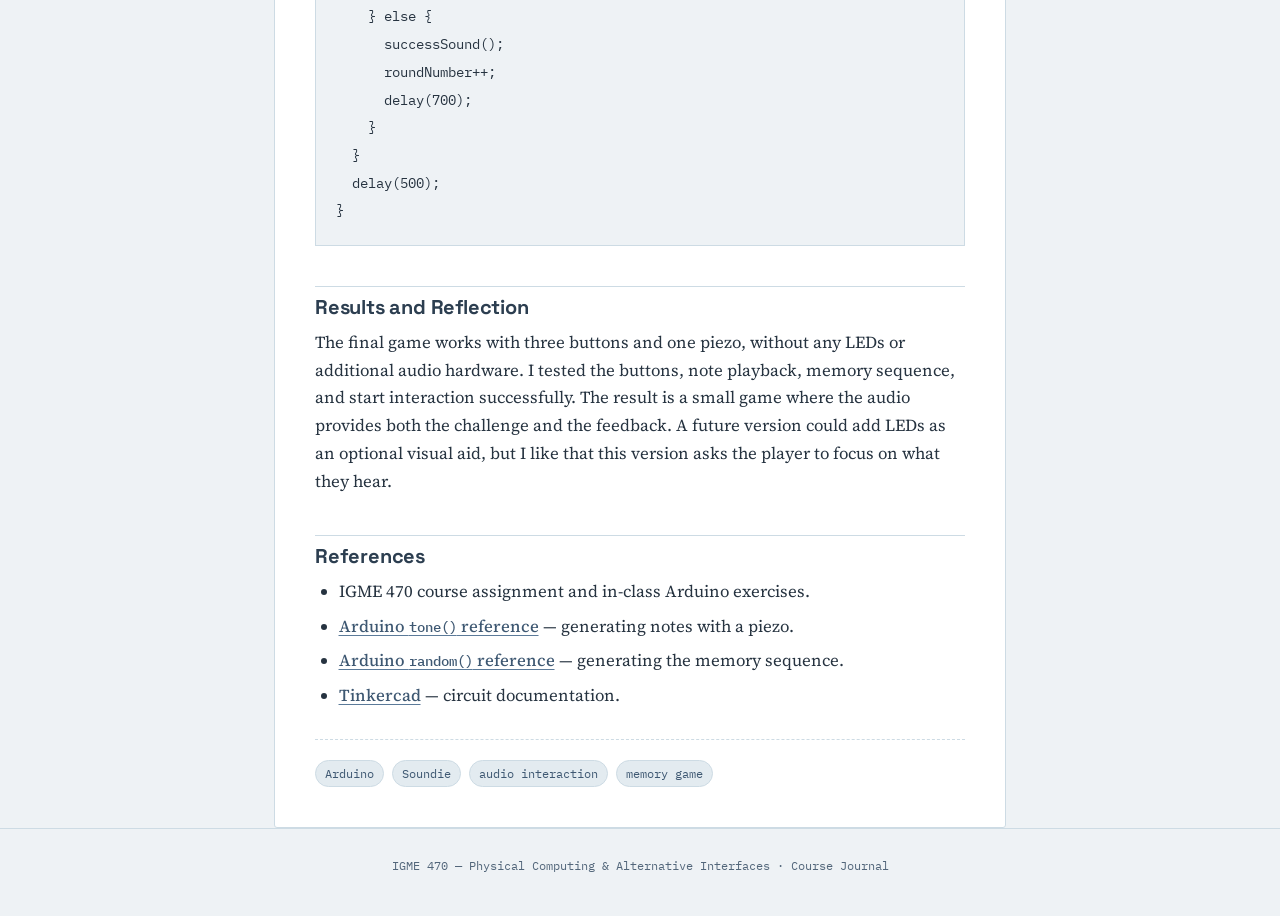
<file: posts/2026-11-16-soundie-project.html>
<!DOCTYPE html>
<html lang="en">

<head>
  <meta charset="UTF-8">
  <meta name="viewport" content="width=device-width, initial-scale=1.0">
  <title>Musical Memory Game — Physical Computing Journal</title>
  <link rel="stylesheet" href="../styles.css">
</head>

<body>

  <header class="site-header">
    <div class="header-inner">
      <p class="course-tag"><span class="pin-dot"></span>IGME 470 · Physical Computing &amp; Alt Interfaces</p>
      <h1 class="site-title"><a href="../index.html">Physical Computing Journal</a></h1>
      <p class="site-tagline">Notes, research, and assignments from a semester spent wiring up interfaces.</p>
      <nav class="site-nav">
        <a href="../index.html">All posts</a>
        <a href="../about.html">About</a>
      </nav>
    </div>
  </header>
  <div class="rail rail-top"></div>

  <main class="wrap">
    <article class="post">
      <a class="back-link" href="../index.html">← Back to all posts</a>
      <div class="post-header">
        <p class="post-meta">Soundie · Nov 2026</p>
        <h1>Musical Memory Game</h1>
      </div>

      <h2>Experience Goal</h2>
      <p>For Soundie, I wanted to create a game where sound was the main part of the interaction rather than just an added effect. My goal was to challenge players to listen to a short sequence of notes and repeat it using three buttons. As the sequences get longer, the player has to rely on their listening skills and memory to keep going.</p>

      <h2>How It Works</h2>
      <p>The game uses an Arduino Uno, three Digital Push Button V2 modules, and one piezo. Each button corresponds to a different musical note: C4, E4, or G4. The player presses any button to begin, and the piezo plays an opening melody followed by the first note to remember.</p>
      <p>After listening, the player repeats the sequence using the buttons. Each correct round adds another note, up to five rounds. A short melody confirms a correct answer, while a descending sound signals a mistake. Completing all five rounds triggers a victory melody. After either outcome, the game waits for the player to press a button to start again.</p>

      <h2>Building and Testing</h2>
      <p>I reused the Arduino, breadboard, and piezo from my earlier Project Runway witch hat, removing the tilt sensor and adding two more Digital Push Button V2 modules. Each button connects to 5V, ground, and its own digital input pin (D2, D3, or D4). The piezo connects to D9 and ground.</p>
      <p>I started by testing the three buttons in the Serial Monitor to make sure each one registered correctly. Next, I assigned each button a different note and confirmed that the single piezo could play all three. Once those tests worked, I programmed the game to generate a random sequence, compare it with the player's input, and add a note after each successful round.</p>
      <p>Finally, I refined the interaction by adding a press-any-button-to-start feature and separate opening, success, failure, and victory melodies. This made the game feel more complete and gave players clear audio feedback without needing a screen or LEDs.</p>

      <h2>Issues and Discoveries</h2>
      <p>One design challenge was making the game understandable without visual feedback. Because I chose not to use LEDs, each button needed a recognizable note, and the sounds for starting, succeeding, losing, and winning needed to feel different. I used three distinct pitches and short melodies to communicate what was happening.</p>
      <p>I also learned that a single piezo could produce every sound needed for the game by changing the frequency and duration in code. I originally considered adding LEDs, but decided to keep the first version entirely audio-based so listening would remain the focus.</p>
      <p>For the circuit diagram, Tinkercad does not provide the same three-wire Digital Push Button V2 modules used in my physical build. The diagram therefore uses standard tactile pushbuttons as substitutes, with pull-down resistors to represent the same HIGH-when-pressed behavior. The physical build uses the modules' +, −, and D connections instead.</p>

      <h2>Process &amp; Result</h2>
      <h3>Final Circuit</h3>
      <p>This photo shows the completed three-button setup with the Arduino and piezo.</p>
      <img src="../media/proj-soundie/soundie-final.jpeg" alt="Completed Musical Memory Game circuit with an Arduino, three wired pushbutton modules, and a piezo speaker" loading="lazy">
      <h3>Gameplay Demonstration</h3>
      <p>The demonstration shows the start interaction, musical sequences, player responses, and the different feedback sounds.</p>
      <video controls preload="metadata" aria-label="Musical Memory Game gameplay demonstration">
        <source src="../media/proj-soundie/soundie-demo.mp4" type="video/mp4">
        Your browser does not support embedded video. <a href="../media/proj-soundie/soundie-demo.mp4">Watch the gameplay demonstration</a>.
      </video>
      <p><a href="../media/proj-soundie/soundie-demo.mp4">Musical Memory Game — Gameplay Demonstration</a></p>

      <h2>Circuit Diagram</h2>
      <p>I recreated the circuit in Tinkercad to document the Arduino, piezo, and three button inputs. The small tactile buttons in this diagram stand in for the Digital Push Button V2 modules in the physical project. Each simulated button uses a pull-down resistor so its input is LOW when released and HIGH when pressed.</p>
      <img src="../media/proj-soundie/soundie-diagram.jpeg" alt="Tinkercad circuit diagram showing an Arduino Uno, piezo, and three tactile button substitutes with pull-down resistors" loading="lazy">

      <h2>Final Code</h2>
      <p>The Arduino generates a five-note sequence, plays one additional note each round, and checks the player's input against the stored sequence. The same piezo also produces the game's opening and feedback melodies.</p>
      <pre><code>const int buttons[3] = {2, 3, 4};
const int notes[3] = {262, 330, 392};
const int piezo = 9;

const int maxRounds = 5;
int sequence[maxRounds];
int roundNumber = 1;

void playNote(int frequency, int duration) {
  tone(piezo, frequency, duration);
  delay(duration + 50);
  noTone(piezo);
}

void waitForStart() {
  bool released = false;
  while (!released) {
    released = true;
    for (int i = 0; i &lt; 3; i++) {
      if (digitalRead(buttons[i]) == HIGH) released = false;
    }
    delay(10);
  }

  bool started = false;
  while (!started) {
    for (int i = 0; i &lt; 3; i++) {
      if (digitalRead(buttons[i]) == HIGH) {
        started = true;
        break;
      }
    }
    delay(10);
  }
  delay(200);
  bool stillPressed = true;
  while (stillPressed) {
    stillPressed = false;
    for (int i = 0; i &lt; 3; i++) {
      if (digitalRead(buttons[i]) == HIGH) stillPressed = true;
    }
    delay(10);
  }
}

void startSound() {
  playNote(262, 130);
  playNote(330, 130);
  playNote(392, 200);
  delay(300);
}

void playSequence() {
  delay(500);
  for (int i = 0; i &lt; roundNumber; i++) {
    playNote(notes[sequence[i]], 350);
    delay(150);
  }
}

int waitForButton() {
  while (true) {
    for (int i = 0; i &lt; 3; i++) {
      if (digitalRead(buttons[i]) == HIGH) {
        playNote(notes[i], 250);
        while (digitalRead(buttons[i]) == HIGH) delay(10);
        delay(100);
        return i;
      }
    }
  }
}

void successSound() {
  playNote(523, 120);
  playNote(659, 180);
}

void loseSound() {
  playNote(392, 200);
  playNote(330, 200);
  playNote(262, 400);
}

void winSound() {
  playNote(392, 150);
  playNote(523, 150);
  playNote(659, 150);
  playNote(784, 200);
  delay(100);
  playNote(784, 350);
}

void newGame() {
  roundNumber = 1;
  for (int i = 0; i &lt; maxRounds; i++) {
    sequence[i] = random(0, 3);
  }
}

void setup() {
  for (int i = 0; i &lt; 3; i++) pinMode(buttons[i], INPUT);
  pinMode(piezo, OUTPUT);
  randomSeed(analogRead(A0));
}

void loop() {
  waitForStart();
  startSound();
  newGame();
  bool gameOver = false;

  while (!gameOver) {
    playSequence();
    bool correct = true;
    for (int i = 0; i &lt; roundNumber; i++) {
      int pressedButton = waitForButton();
      if (pressedButton != sequence[i]) {
        correct = false;
        break;
      }
    }
    if (!correct) {
      loseSound();
      gameOver = true;
    } else if (roundNumber == maxRounds) {
      winSound();
      gameOver = true;
    } else {
      successSound();
      roundNumber++;
      delay(700);
    }
  }
  delay(500);
}</code></pre>

      <h2>Results and Reflection</h2>
      <p>The final game works with three buttons and one piezo, without any LEDs or additional audio hardware. I tested the buttons, note playback, memory sequence, and start interaction successfully. The result is a small game where the audio provides both the challenge and the feedback. A future version could add LEDs as an optional visual aid, but I like that this version asks the player to focus on what they hear.</p>

      <h2>References</h2>
      <ul>
        <li>IGME 470 course assignment and in-class Arduino exercises.</li>
        <li><a href="https://docs.arduino.cc/language-reference/en/functions/advanced-io/tone/" target="_blank" rel="noopener noreferrer">Arduino <code>tone()</code> reference</a> — generating notes with a piezo.</li>
        <li><a href="https://docs.arduino.cc/language-reference/en/functions/random-numbers/random/" target="_blank" rel="noopener noreferrer">Arduino <code>random()</code> reference</a> — generating the memory sequence.</li>
        <li><a href="https://www.tinkercad.com/" target="_blank" rel="noopener noreferrer">Tinkercad</a> — circuit documentation.</li>
      </ul>
      <div class="tag-row">
        <span class="tag">Arduino</span>
        <span class="tag">Soundie</span>
        <span class="tag">audio interaction</span>
        <span class="tag">memory game</span>
      </div>
    </article>
  </main>

  <footer class="site-footer">
    IGME 470 — Physical Computing &amp; Alternative Interfaces · Course Journal
  </footer>

</body>

</html>
</file>
<file: styles.css>
@import url('https://fonts.googleapis.com/css2?family=Space+Grotesk:wght@500;600;700&family=Source+Serif+4:ital,opsz,wght@0,8..60,400;0,8..60,500;0,8..60,600;1,8..60,400&family=IBM+Plex+Mono:wght@400;500&display=swap');

:root {
  --bg: #eef2f5;
  --surface: #ffffff;
  --ink: #263340;
  --ink-soft: #52667a;
  --steel: #5b7a99;
  --steel-dark: #3e5872;
  --steel-deep: #2c3e50;
  --line: #cddbe4;
  --pin: #93a9ba;
  --accent: #4a90b8;
  --radius: 3px;
  --max-w: 780px;
}

* {
  box-sizing: border-box;
}

html {
  scroll-behavior: smooth;
}

body {
  margin: 0;
  background: var(--bg);
  color: var(--ink);
  font-family: 'Source Serif 4', Georgia, serif;
  font-size: 1.05rem;
  line-height: 1.65;
  -webkit-font-smoothing: antialiased;
}

/* Faint dotted breadboard texture across the whole page */
body {
  background-image:
    radial-gradient(var(--pin) 1px, transparent 1px);
  background-size: 22px 22px;
  background-position: -4px -4px;
  background-attachment: fixed;
}

body::before {
  content: "";
  position: fixed;
  inset: 0;
  background: linear-gradient(180deg, var(--bg) 0%, var(--bg) 100%);
  opacity: 0.94;
  pointer-events: none;
  z-index: -1;
}

h1,
h2,
h3,
h4 {
  font-family: 'Space Grotesk', 'Segoe UI', sans-serif;
  color: var(--steel-deep);
  line-height: 1.2;
  margin: 0 0 0.5em;
  letter-spacing: -0.01em;
}

a {
  color: var(--steel-dark);
  text-decoration-color: var(--steel);
  text-underline-offset: 3px;
}

a:hover {
  color: var(--accent);
}

.mono {
  font-family: 'IBM Plex Mono', monospace;
}

.wrap {
  max-width: var(--max-w);
  margin: 0 auto;
  padding: 0 24px;
}

.rail {
  height: 14px;
  width: 100%;
  background-image: radial-gradient(var(--steel) 1.6px, transparent 1.6px);
  background-size: 16px 14px;
  background-position: center;
  opacity: 0.55;
}

.rail.rail-top {
  margin-bottom: 0;
}

/* Header / nav  */
header.site-header {
  background: var(--surface);
  border-bottom: 1px solid var(--line);
}

.header-inner {
  max-width: var(--max-w);
  margin: 0 auto;
  padding: 28px 24px 22px;
}

.course-tag {
  font-family: 'IBM Plex Mono', monospace;
  font-size: 0.78rem;
  letter-spacing: 0.08em;
  text-transform: uppercase;
  color: var(--steel);
  display: flex;
  align-items: center;
  gap: 8px;
}

.course-tag .pin-dot {
  width: 7px;
  height: 7px;
  border-radius: 50%;
  background: var(--accent);
  box-shadow: 0 0 0 3px rgba(74, 144, 184, 0.15);
}

.site-title {
  font-size: 2rem;
  margin: 6px 0 4px;
}

.site-title a {
  color: var(--steel-deep);
  text-decoration: none;
}

.site-tagline {
  color: var(--ink-soft);
  font-family: 'Source Serif 4', serif;
  font-style: italic;
  font-size: 1rem;
  margin: 0;
}

nav.site-nav {
  margin-top: 16px;
  display: flex;
  gap: 20px;
  font-family: 'IBM Plex Mono', monospace;
  font-size: 0.85rem;
}

nav.site-nav a {
  text-decoration: none;
  color: var(--steel-dark);
  padding: 4px 0;
  border-bottom: 2px solid transparent;
}

nav.site-nav a:hover,
nav.site-nav a.active {
  border-bottom-color: var(--accent);
  color: var(--steel-deep);
}

/*  Main / post list */
main {
  padding: 40px 0 80px;
}

.intro {
  margin-bottom: 36px;
}

.intro p {
  color: var(--ink-soft);
  max-width: 62ch;
}

.post-list {
  display: flex;
  flex-direction: column;
  gap: 18px;
}

.post-card {
  position: relative;
  display: block;
  background: var(--surface);
  border: 1px solid var(--line);
  border-radius: var(--radius);
  padding: 22px 24px 22px 40px;
  text-decoration: none;
  color: inherit;
  transition: border-color 0.15s ease, transform 0.15s ease, box-shadow 0.15s ease;
}

.post-card::before {
  content: "";
  position: absolute;
  left: 14px;
  top: 50%;
  transform: translateY(-50%);
  width: 8px;
  height: 8px;
  border-radius: 50%;
  background: var(--pin);
  box-shadow: 0 -16px 0 var(--pin), 0 16px 0 var(--pin);
}

.post-card:hover {
  border-color: var(--steel);
  transform: translateX(2px);
  box-shadow: 4px 4px 0 rgba(91, 122, 153, 0.10);
}

.post-card:hover::before {
  background: var(--accent);
  box-shadow: 0 -16px 0 var(--accent), 0 16px 0 var(--accent);
}

.post-meta {
  font-family: 'IBM Plex Mono', monospace;
  font-size: 0.76rem;
  letter-spacing: 0.05em;
  text-transform: uppercase;
  color: var(--steel);
  margin-bottom: 6px;
}

.post-card h2 {
  font-size: 1.3rem;
  margin: 0 0 8px;
}

.post-excerpt {
  color: var(--ink-soft);
  font-size: 0.98rem;
  margin: 0;
}

.read-more {
  display: inline-block;
  margin-top: 10px;
  font-family: 'IBM Plex Mono', monospace;
  font-size: 0.8rem;
  color: var(--steel-dark);
}

/* Single post page */
article.post {
  background: var(--surface);
  border: 1px solid var(--line);
  border-radius: var(--radius);
  padding: 40px;
}

.post-header {
  margin-bottom: 28px;
  border-bottom: 1px dashed var(--line);
  padding-bottom: 24px;
}

.post-header .post-meta {
  margin-bottom: 10px;
}

.post-header h1 {
  font-size: 2rem;
}

article.post h2 {
  font-size: 1.25rem;
  margin-top: 2em;
  padding-top: 0.4em;
  border-top: 1px solid var(--line);
}

article.post p {
  margin: 0 0 1.1em;
}

article.post ul,
article.post ol {
  margin: 0 0 1.1em;
  padding-left: 1.4em;
}

article.post li {
  margin-bottom: 0.4em;
}

article.post blockquote {
  margin: 1.4em 0;
  padding: 4px 20px;
  border-left: 3px solid var(--steel);
  color: var(--ink-soft);
  font-style: italic;
}

article.post a {
  font-weight: 500;
}

article.post img {
  display: block;
  max-width: 100%;
  height: auto;
  margin: 1.5em auto;
}

article.post video {
  display: block;
  max-width: 100%;
  height: auto;
  margin: 1.5em auto;
}

article.post pre {
  background: #eef2f5;
  border: 1px solid var(--line);
  padding: 20px;
  overflow-x: auto;
  margin: 1.5em 0;
}

article.post code {
  font-family: 'IBM Plex Mono', monospace;
  font-size: 0.85rem;
  line-height: 1.6;
}

.back-link {
  display: inline-flex;
  align-items: center;
  gap: 6px;
  margin-bottom: 20px;
  font-family: 'IBM Plex Mono', monospace;
  font-size: 0.82rem;
  text-decoration: none;
  color: var(--steel-dark);
}

.back-link:hover {
  color: var(--accent);
}

.tag-row {
  margin-top: 30px;
  padding-top: 20px;
  border-top: 1px dashed var(--line);
  display: flex;
  gap: 8px;
  flex-wrap: wrap;
}

.tag {
  font-family: 'IBM Plex Mono', monospace;
  font-size: 0.72rem;
  color: var(--steel-dark);
  background: #e3ebf0;
  border: 1px solid var(--line);
  padding: 3px 9px;
  border-radius: 20px;
}

/*  Footer */
footer.site-footer {
  border-top: 1px solid var(--line);
  padding: 26px 0 40px;
  text-align: center;
  color: var(--ink-soft);
  font-family: 'IBM Plex Mono', monospace;
  font-size: 0.78rem;
}

/* Focus states (accessibility)  */
a:focus-visible,
button:focus-visible {
  outline: 2px solid var(--accent);
  outline-offset: 3px;
}

/* Responsive */
@media (max-width: 600px) {
  .header-inner {
    padding: 22px 20px 18px;
  }

  .site-title {
    font-size: 1.6rem;
  }

  article.post {
    padding: 26px 20px;
  }

  .post-card {
    padding: 18px 18px 18px 34px;
  }
}

/* Reduced motion*/
@media (prefers-reduced-motion: reduce) {
  html {
    scroll-behavior: auto;
  }

  .post-card {
    transition: none;
  }
}
</file>
